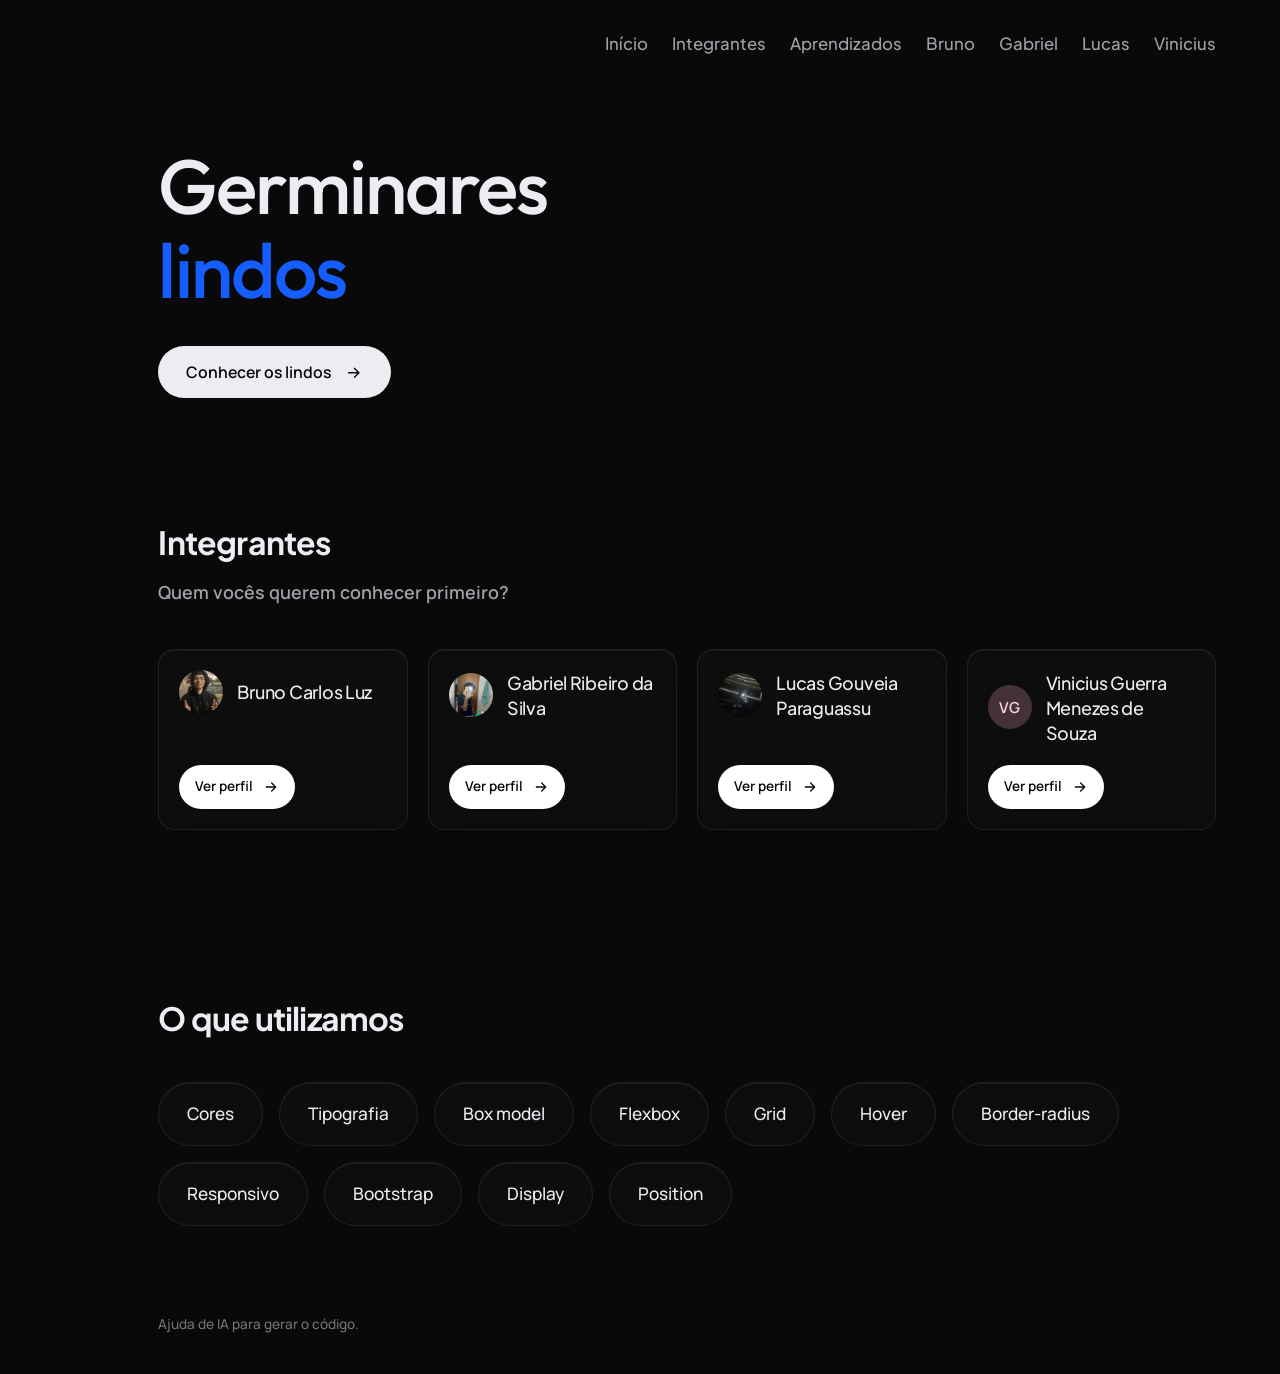
<file: index.html>
<!DOCTYPE html>
<html lang="pt-br">
<head>
    <meta charset="UTF-8">
    <meta name="viewport" content="width=device-width, initial-scale=1.0">

    <title>Os Germinares TECHs mais lindos do Instituto J&F</title>

    

    <link rel="preconnect" href="https://fonts.googleapis.com">
    <link rel="preconnect" href="https://fonts.gstatic.com" crossorigin>

    <link
        href="https://fonts.googleapis.com/css2?family=Manrope:wght@500;600&family=Outfit:wght@500&family=Plus+Jakarta+Sans:wght@500;700&display=swap"
        rel="stylesheet"
    >
    
    <link
        href="https://cdn.jsdelivr.net/npm/bootstrap@5.3.9/dist/css/bootstrap.min.css"
        rel="stylesheet"
    >

    <link rel="stylesheet" href="estilos/style-pagina-inicial.css">
</head>

<body>
    <header class="topo position-relative">
        <nav class="menu d-flex flex-wrap" aria-label="Navegação principal">
            <a href="#inicio">Início</a>
            <a href="#integrantes">Integrantes</a>
            <a href="#aprendizados">Aprendizados</a>
            <a href="bruno.html">Bruno</a>
            <a href="gabriel.html">Gabriel</a>
            <a href="lucas.html">Lucas</a>
            <a href="vinicius.html">Vinicius</a>
        </nav>
    </header>

    <main>
        <section
            class="hero position-relative"
            id="inicio"
            aria-labelledby="titulo-principal"
        >
            <div class="hero-texto">
                <h1 id="titulo-principal">
                    Germinares
                    <span class="destaque">lindos</span>
                </h1>

                <div class="acoes d-flex flex-wrap">
                    <a class="botao botao-primario d-inline-flex" href="#integrantes">
                        Conhecer os lindos

                        <svg viewBox="0 0 24 24" aria-hidden="true" focusable="false">
                            <path d="M5 12h14M13 6l6 6-6 6"/>
                        </svg>
                    </a>
                </div>
            </div>
        </section>

        <section
            class="integrantes"
            id="integrantes"
            aria-labelledby="titulo-integrantes"
        >
            <div class="secao-topo">
                <h2 id="titulo-integrantes">Integrantes</h2>
                <p>Quem vocês querem conhecer primeiro?</p>
            </div>

            <ol class="cards d-grid">
                <li>
                    <article class="card position-relative" aria-labelledby="nome-bruno">
                        <img
                            class="avatar-imagem"
                            src="Imagens/bruno/bruno.jpeg"
                            alt=""
                            aria-hidden="true"
                        >

                        <h3 class="nome" id="nome-bruno">
                            Bruno Carlos Luz
                        </h3>

                        <a
                            class="botao-card d-inline-flex position-relative"
                            href="bruno.html"
                            aria-label="Ver perfil de Bruno Carlos Luz"
                        >
                            Ver perfil

                            <svg viewBox="0 0 24 24" aria-hidden="true" focusable="false">
                                <path d="M5 12h14M13 6l6 6-6 6"/>
                            </svg>
                        </a>
                    </article>
                </li>

                <li>
                    <article class="card position-relative" aria-labelledby="nome-gabriel">
                        <span class="avatar av-turquesa" aria-hidden="true">
                            <img style="border-radius: 50px ;" src="Imagens/gabriel/Gabriel Ribeiro_4.jpeg" alt="" width="44" height="44" >
                        </span>

                        <h3 class="nome" id="nome-gabriel">
                            Gabriel Ribeiro da Silva
                        </h3>

                        <a
                            class="botao-card d-inline-flex position-relative"
                            href="gabriel.html"
                            aria-label="Ver perfil de Gabriel Ribeiro da Silva"
                        >
                            Ver perfil

                            <svg viewBox="0 0 24 24" aria-hidden="true" focusable="false">
                                <path d="M5 12h14M13 6l6 6-6 6"/>
                            </svg>
                        </a>
                    </article>
                </li>

                <li>
                    <article class="card position-relative" aria-labelledby="nome-lucas">
                        <img
                            class="avatar-imagem"
                            src="Imagens/lucas/lumlum.jpeg"
                            alt=""
                            aria-hidden="true"
                        >

                        <h3 class="nome" id="nome-lucas">
                            Lucas Gouveia Paraguassu
                        </h3>

                        <a
                            class="botao-card d-inline-flex position-relative"
                            href="lucas.html"
                            aria-label="Ver perfil de Lucas Gouveia Paraguassu"
                        >
                            Ver perfil

                            <svg viewBox="0 0 24 24" aria-hidden="true" focusable="false">
                                <path d="M5 12h14M13 6l6 6-6 6"/>
                            </svg>
                        </a>
                    </article>
                </li>

                <li>
                    <article class="card position-relative" aria-labelledby="nome-vinicius">
                        <span class="avatar av-rosa" aria-hidden="true">
                            VG
                        </span>

                        <h3 class="nome" id="nome-vinicius">
                            Vinicius Guerra Menezes de Souza
                        </h3>

                        <a
                            class="botao-card d-inline-flex position-relative"
                            href="vinicius.html"
                            aria-label="Ver perfil de Vinicius Guerra Menezes de Souza"
                        >
                            Ver perfil

                            <svg viewBox="0 0 24 24" aria-hidden="true" focusable="false">
                                <path d="M5 12h14M13 6l6 6-6 6"/>
                            </svg>
                        </a>
                    </article>
                </li>
            </ol>
        </section>

        <section
            class="aprendizados"
            id="aprendizados"
            aria-labelledby="titulo-aprendizados"
        >
            <h2 id="titulo-aprendizados">O que utilizamos</h2>

            <ul class="tags d-flex flex-wrap">
                <li>Cores</li>
                <li>Tipografia</li>
                <li>Box model</li>
                <li>Flexbox</li>
                <li>Grid</li>
                <li>Hover</li>
                <li>Border-radius</li>
                <li>Responsivo</li>
                <li>Bootstrap</li>
                <li>Display</li>
                <li>Position</li>
            </ul>
        </section>
    </main>

    <footer class="rodape">
        <p>Ajuda de IA para gerar o código.</p>
    </footer>
</body>
</html>
</file>
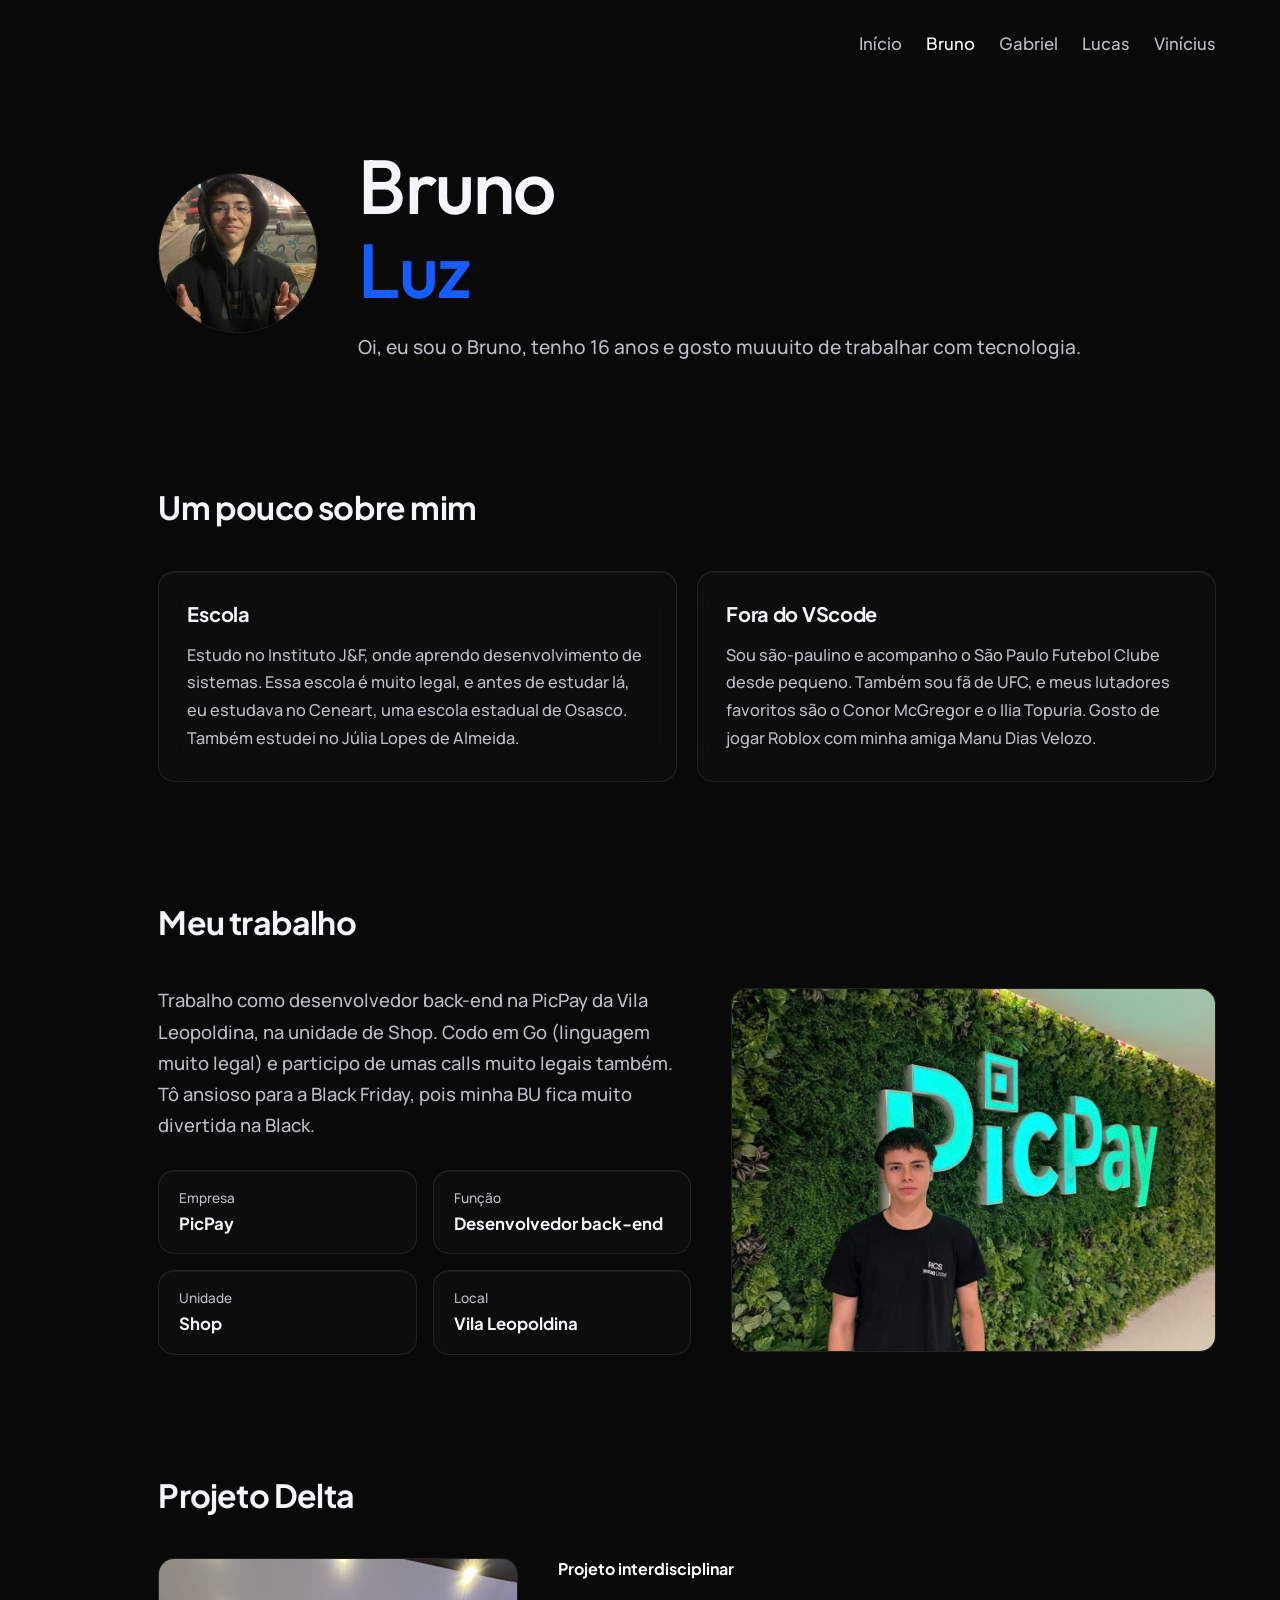
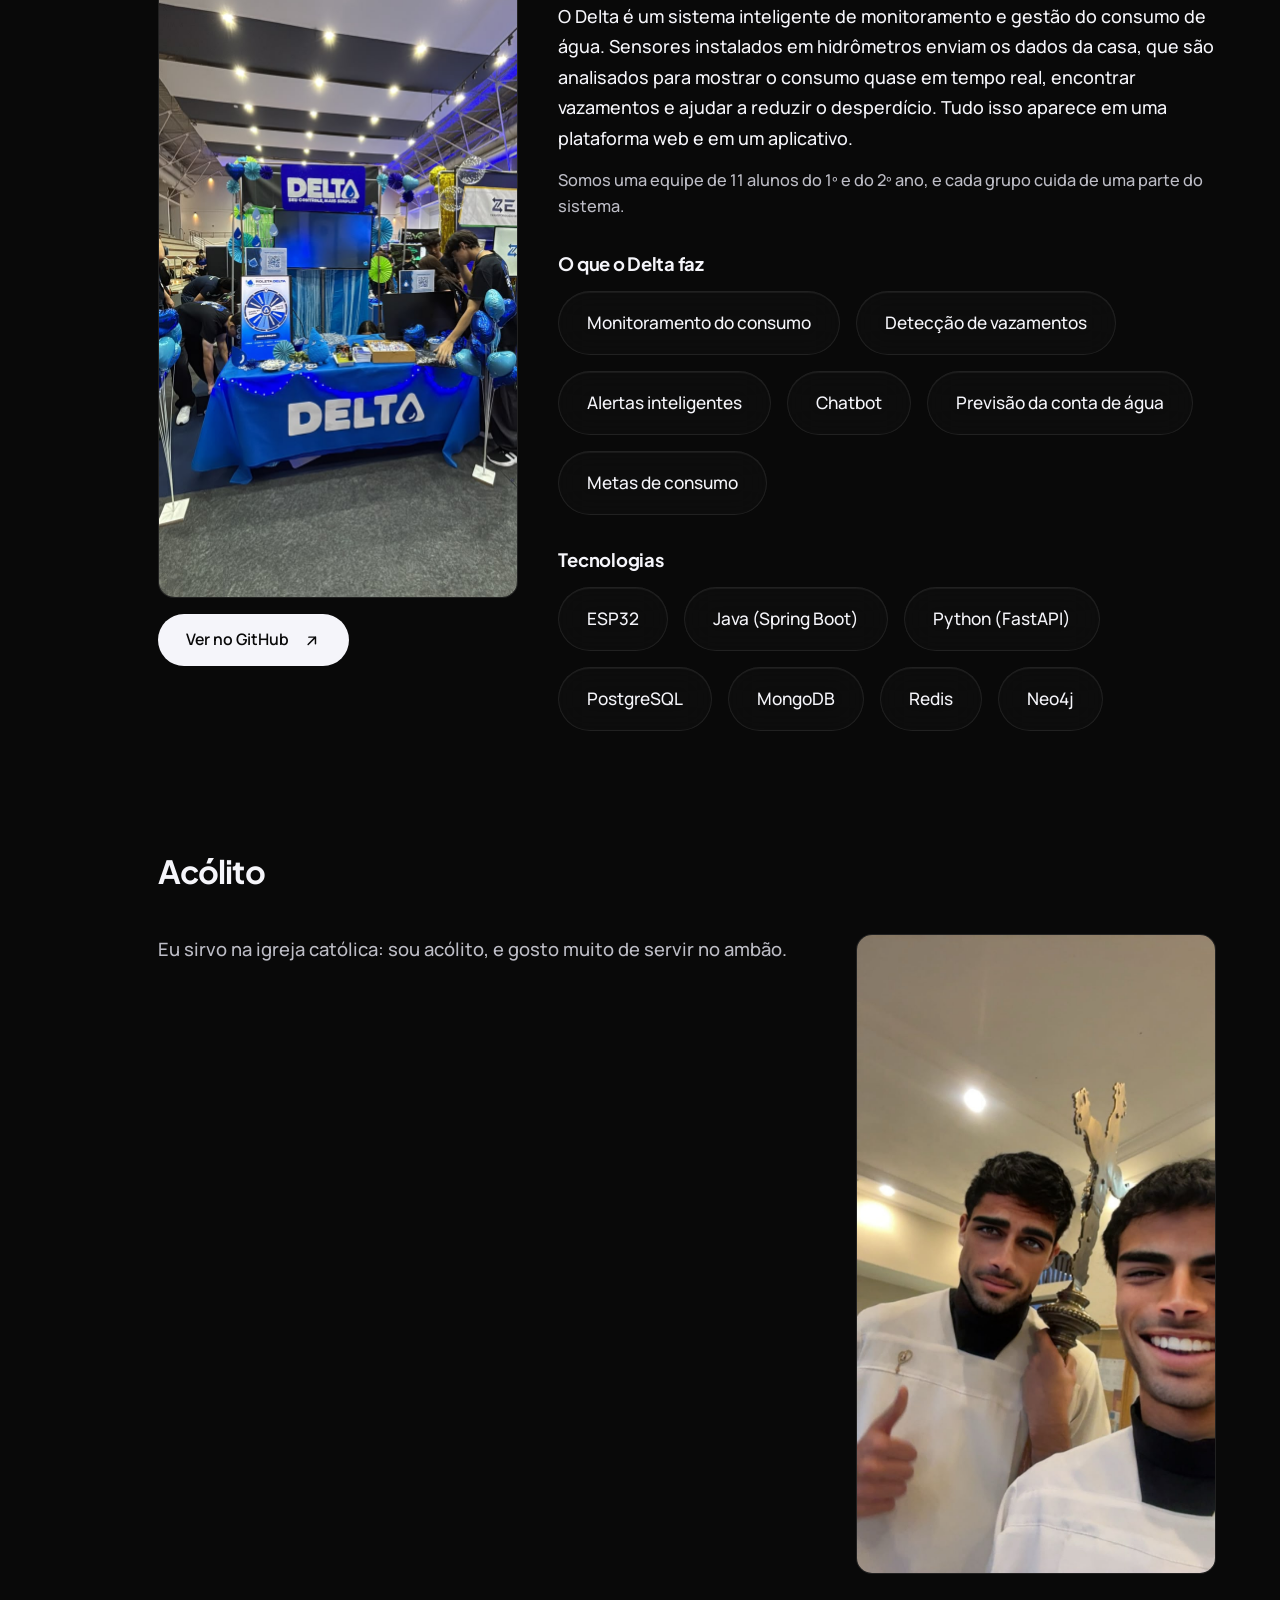
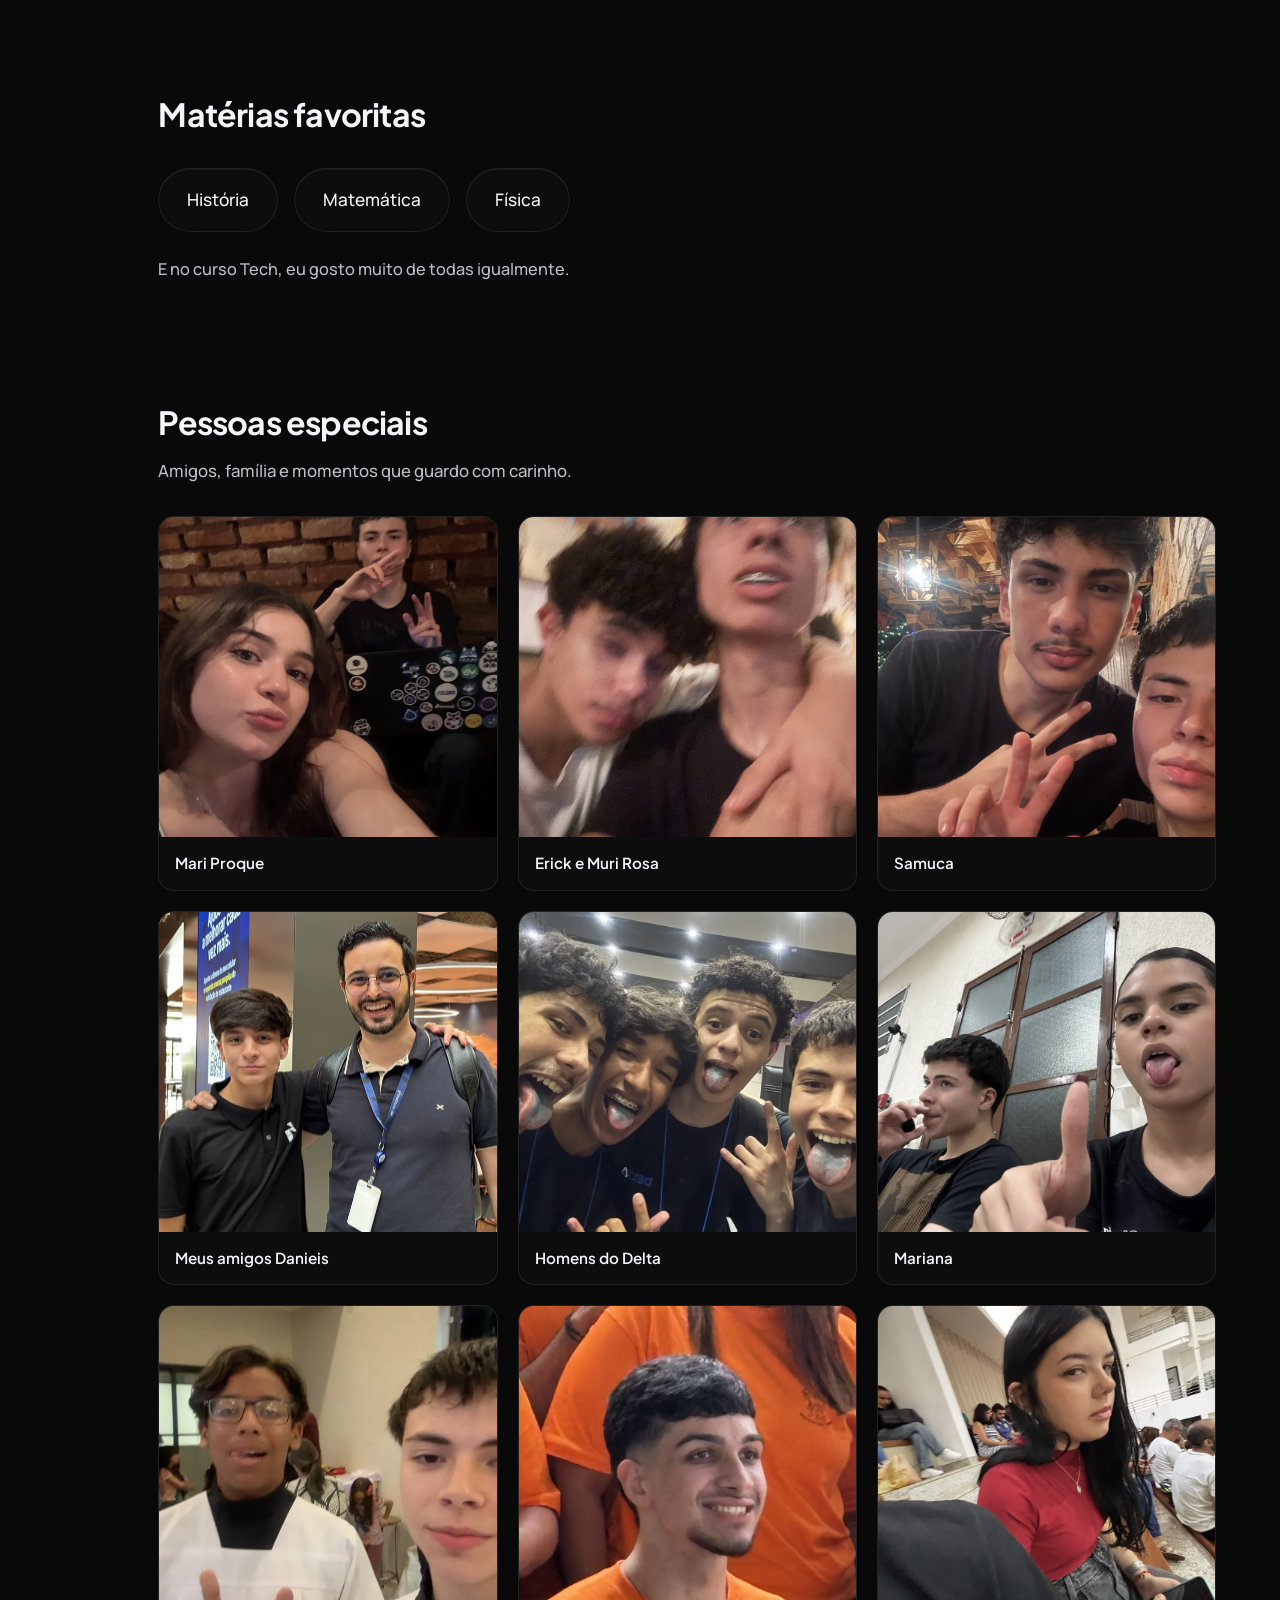
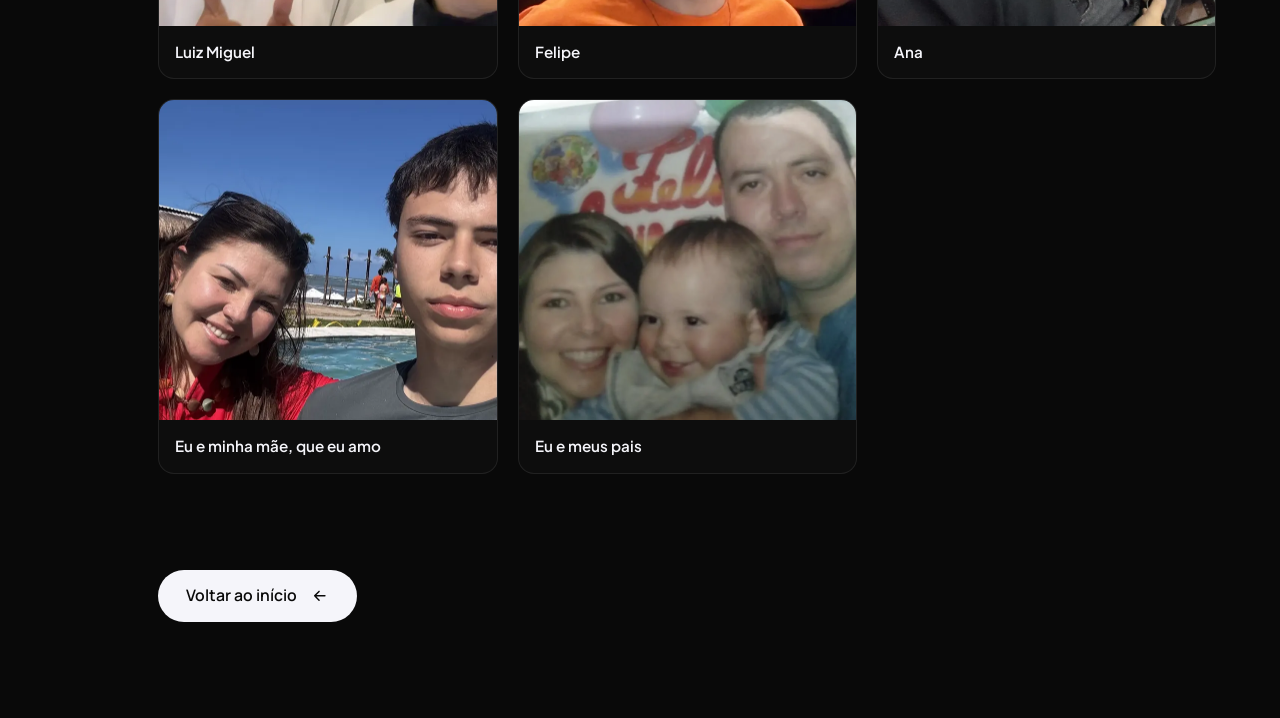
<file: bruno.html>
<!DOCTYPE html>
<html lang="pt-br">
<head>
    <meta charset="UTF-8">
    <meta name="viewport" content="width=device-width, initial-scale=1.0">

    <title>Brunecazz</title>

    <link rel="preconnect" href="https://fonts.googleapis.com">
    <link rel="preconnect" href="https://fonts.gstatic.com" crossorigin>

    <link
        href="https://fonts.googleapis.com/css2?family=Manrope:wght@500;600&family=Outfit:wght@500&family=Plus+Jakarta+Sans:wght@500;700&display=swap"
        rel="stylesheet"
    >

    <link rel="stylesheet" href="estilos/style-bruno.css">
</head>

<body>
    <header class="topo">
        <nav class="menu" aria-label="Navegação principal">
            <a href="paginaInicial.html">Início</a>
            <a href="bruno.html" aria-current="page">Bruno</a>
            <a href="gabriel.html">Gabriel</a>
            <a href="lucas.html">Lucas</a>
            <a href="vinicius.html">Vinícius</a>
        </nav>
    </header>

    <main>
        <section class="hero" aria-labelledby="titulo-principal">
            <img
                class="foto"
                src="Imagens/bruno/bruno.jpeg"
                alt="Foto de Bruno Luz"
            >

            <div class="hero-texto">
                <h1 id="titulo-principal">
                    Bruno
                    <span class="destaque">Luz</span>
                </h1>

                <p class="apresentacao">
                    Oi, eu sou o Bruno, tenho 16 anos e gosto muuuito de trabalhar com tecnologia.
                </p>
            </div>
        </section>

        <section class="sobre" aria-labelledby="titulo-sobre">
            <h2 id="titulo-sobre">Um pouco sobre mim</h2>

            <div class="cards">
                <article class="card">
                    <h3>Escola</h3>
                    <p>
                        Estudo no Instituto J&amp;F, onde aprendo desenvolvimento de
                        sistemas. Essa escola é muito legal, e antes de estudar lá, eu estudava no Ceneart, uma escola estadual de Osasco. Também estudei no Júlia Lopes de Almeida.
                    </p>
                </article>

                <article class="card">
                    <h3>Fora do VScode</h3>
                    <p>
                        Sou são-paulino e acompanho o São Paulo Futebol Clube desde
                        pequeno. Também sou fã de UFC, e meus lutadores favoritos são o
                        Conor McGregor e o Ilia Topuria. Gosto de jogar Roblox com minha
                        amiga Manu Dias Velozo.
                    </p>
                </article>

            </div>
        </section>

        <section class="trabalho" aria-labelledby="titulo-trabalho">
            <h2 id="titulo-trabalho">Meu trabalho</h2>

            <div class="trabalho-conteudo">
                <div class="trabalho-texto">
                    <p>
                        Trabalho como desenvolvedor back-end na PicPay da Vila Leopoldina,
                        na unidade de Shop. Codo em Go (linguagem muito legal) e participo de umas calls muito legais também.
                        Tô ansioso para a Black Friday, pois minha BU fica muito divertida na Black.
                    </p>

                    <dl class="dados">
                        <div>
                            <dt>Empresa</dt>
                            <dd>PicPay</dd>
                        </div>
                        <div>
                            <dt>Função</dt>
                            <dd>Desenvolvedor back-end</dd>
                        </div>
                        <div>
                            <dt>Unidade</dt>
                            <dd>Shop</dd>
                        </div>
                        <div>
                            <dt>Local</dt>
                            <dd>Vila Leopoldina</dd>
                        </div>
                    </dl>
                </div>

                <figure class="foto-trabalho">
                    <img
                        src="Imagens/bruno/bruno-picpay.jpeg"
                        alt="Bruno Luz sendo PicPayer"
                    >
                </figure>
            </div>
        </section>

        <section class="projeto" aria-labelledby="titulo-projeto">
            <h2 id="titulo-projeto">Projeto Delta</h2>

            <div class="projeto-conteudo">
                <div class="projeto-lateral">
                    <figure class="foto-projeto">
                        <img
                            src="Imagens/bruno/delta-bruno.jpeg"
                            alt="Bruno Luz no projeto Delta"
                        >
                    </figure>

                    <a
                        class="botao botao-externo"
                        href="https://github.com/delta-app-ofc"
                        target="_blank"
                        rel="noopener noreferrer"
                    >
                        Ver no GitHub

                        <svg viewBox="0 0 24 24" aria-hidden="true" focusable="false">
                            <path d="M7 17L17 7M8 7h9v9"/>
                        </svg>
                    </a>
                </div>

                <div class="projeto-texto">
                    <p class="selo">Projeto interdisciplinar</p>

                    <p class="projeto-resumo">
                        O Delta é um sistema inteligente de monitoramento e gestão do
                        consumo de água. Sensores instalados em hidrômetros enviam os
                        dados da casa, que são analisados para mostrar o consumo quase em
                        tempo real, encontrar vazamentos e ajudar a reduzir o desperdício.
                        Tudo isso aparece em uma plataforma web e em um aplicativo.
                    </p>

                    <p class="projeto-equipe">
                        Somos uma equipe de 11 alunos do 1º e do 2º ano, e cada
                        grupo cuida de uma parte do sistema.
                    </p>

                    <h3>O que o Delta faz</h3>
                    <ul class="tags tags-menor">
                        <li>Monitoramento do consumo</li>
                        <li>Detecção de vazamentos</li>
                        <li>Alertas inteligentes</li>
                        <li>Chatbot</li>
                        <li>Previsão da conta de água</li>
                        <li>Metas de consumo</li>
                    </ul>

                    <h3>Tecnologias</h3>
                    <ul class="tags tags-menor">
                        <li>ESP32</li>
                        <li>Java (Spring Boot)</li>
                        <li>Python (FastAPI)</li>
                        <li>PostgreSQL</li>
                        <li>MongoDB</li>
                        <li>Redis</li>
                        <li>Neo4j</li>
                    </ul>
                </div>
            </div>
        </section>

        <section class="acolito" aria-labelledby="titulo-acolito">
            <h2 id="titulo-acolito">Acólito</h2>

            <div class="trabalho-conteudo">
                <div class="trabalho-texto">
                    <p>
                        Eu sirvo na igreja católica: sou acólito, e gosto muito de servir
                        no ambão.
                    </p>
                </div>

                <figure class="foto-acolito">
                    <img
                        src="Imagens/bruno/bruno-acolito.jpeg"
                        alt="Bruno Luz vestido de acólito na igreja"
                    >
                </figure>
            </div>
        </section>

        <section class="materias" aria-labelledby="titulo-materias">
            <h2 id="titulo-materias">Matérias favoritas</h2>

            <ul class="tags">
                <li>História</li>
                <li>Matemática</li>
                <li>Física</li>
            </ul>

            <p class="nota">
                E no curso Tech, eu gosto muito de todas igualmente.
            </p>
        </section>


        <section class="galeria-amigos" aria-labelledby="titulo-galeria-amigos">
            <h2 id="titulo-galeria-amigos">Pessoas especiais</h2>
            <p class="galeria-intro">Amigos, família e momentos que guardo com carinho.</p>
            <div class="galeria-grid">
                <figure class="galeria-card"><img src="Imagens/bruno/amigos/mari-proque.webp" alt="Foto de Mari Proque" loading="lazy" decoding="async"><figcaption>Mari Proque</figcaption></figure>
                <figure class="galeria-card"><img src="Imagens/bruno/amigos/erick-e-muri-rosa.webp" alt="Foto de Erick e Muri Rosa" loading="lazy" decoding="async"><figcaption>Erick e Muri Rosa</figcaption></figure>
                <figure class="galeria-card"><img src="Imagens/bruno/amigos/samuca.webp" alt="Foto de Samuca" loading="lazy" decoding="async"><figcaption>Samuca</figcaption></figure>
                <figure class="galeria-card"><img src="Imagens/bruno/amigos/danieis.webp" alt="Foto dos amigos Danieis" loading="lazy" decoding="async"><figcaption>Meus amigos Danieis</figcaption></figure>
                <figure class="galeria-card"><img src="Imagens/bruno/amigos/homens-do-delta.webp" alt="Foto dos Homens do Delta" loading="lazy" decoding="async"><figcaption>Homens do Delta</figcaption></figure>
                <figure class="galeria-card"><img src="Imagens/bruno/amigos/mariana.webp" alt="Foto de Mariana" loading="lazy" decoding="async"><figcaption>Mariana</figcaption></figure>
                <figure class="galeria-card"><img src="Imagens/bruno/amigos/luiz-miguel.webp" alt="Foto de Luiz Miguel" loading="lazy" decoding="async"><figcaption>Luiz Miguel</figcaption></figure>
                <figure class="galeria-card"><img src="Imagens/bruno/amigos/felipe.webp" alt="Foto de Felipe" loading="lazy" decoding="async"><figcaption>Felipe</figcaption></figure>
                <figure class="galeria-card"><img src="Imagens/bruno/amigos/ana.webp" alt="Foto de Ana" loading="lazy" decoding="async"><figcaption>Ana</figcaption></figure>
                <figure class="galeria-card"><img src="Imagens/bruno/amigos/eu-e-minha-mae.webp" alt="Bruno com a mãe" loading="lazy" decoding="async"><figcaption>Eu e minha mãe, que eu amo</figcaption></figure>
                <figure class="galeria-card"><img src="Imagens/bruno/amigos/eu-e-meus-pais.webp" alt="Bruno bebê no colo dos pais" loading="lazy" decoding="async"><figcaption>Eu e meus pais</figcaption></figure>
            </div>
        </section>

        <div class="acoes">
            <a class="botao" href="paginaInicial.html">
                Voltar ao início

                <svg viewBox="0 0 24 24" aria-hidden="true" focusable="false">
                    <path d="M19 12H5M11 6l-6 6 6 6"/>
                </svg>
            </a>
        </div>
    </main>
</body>
</html>
</file>
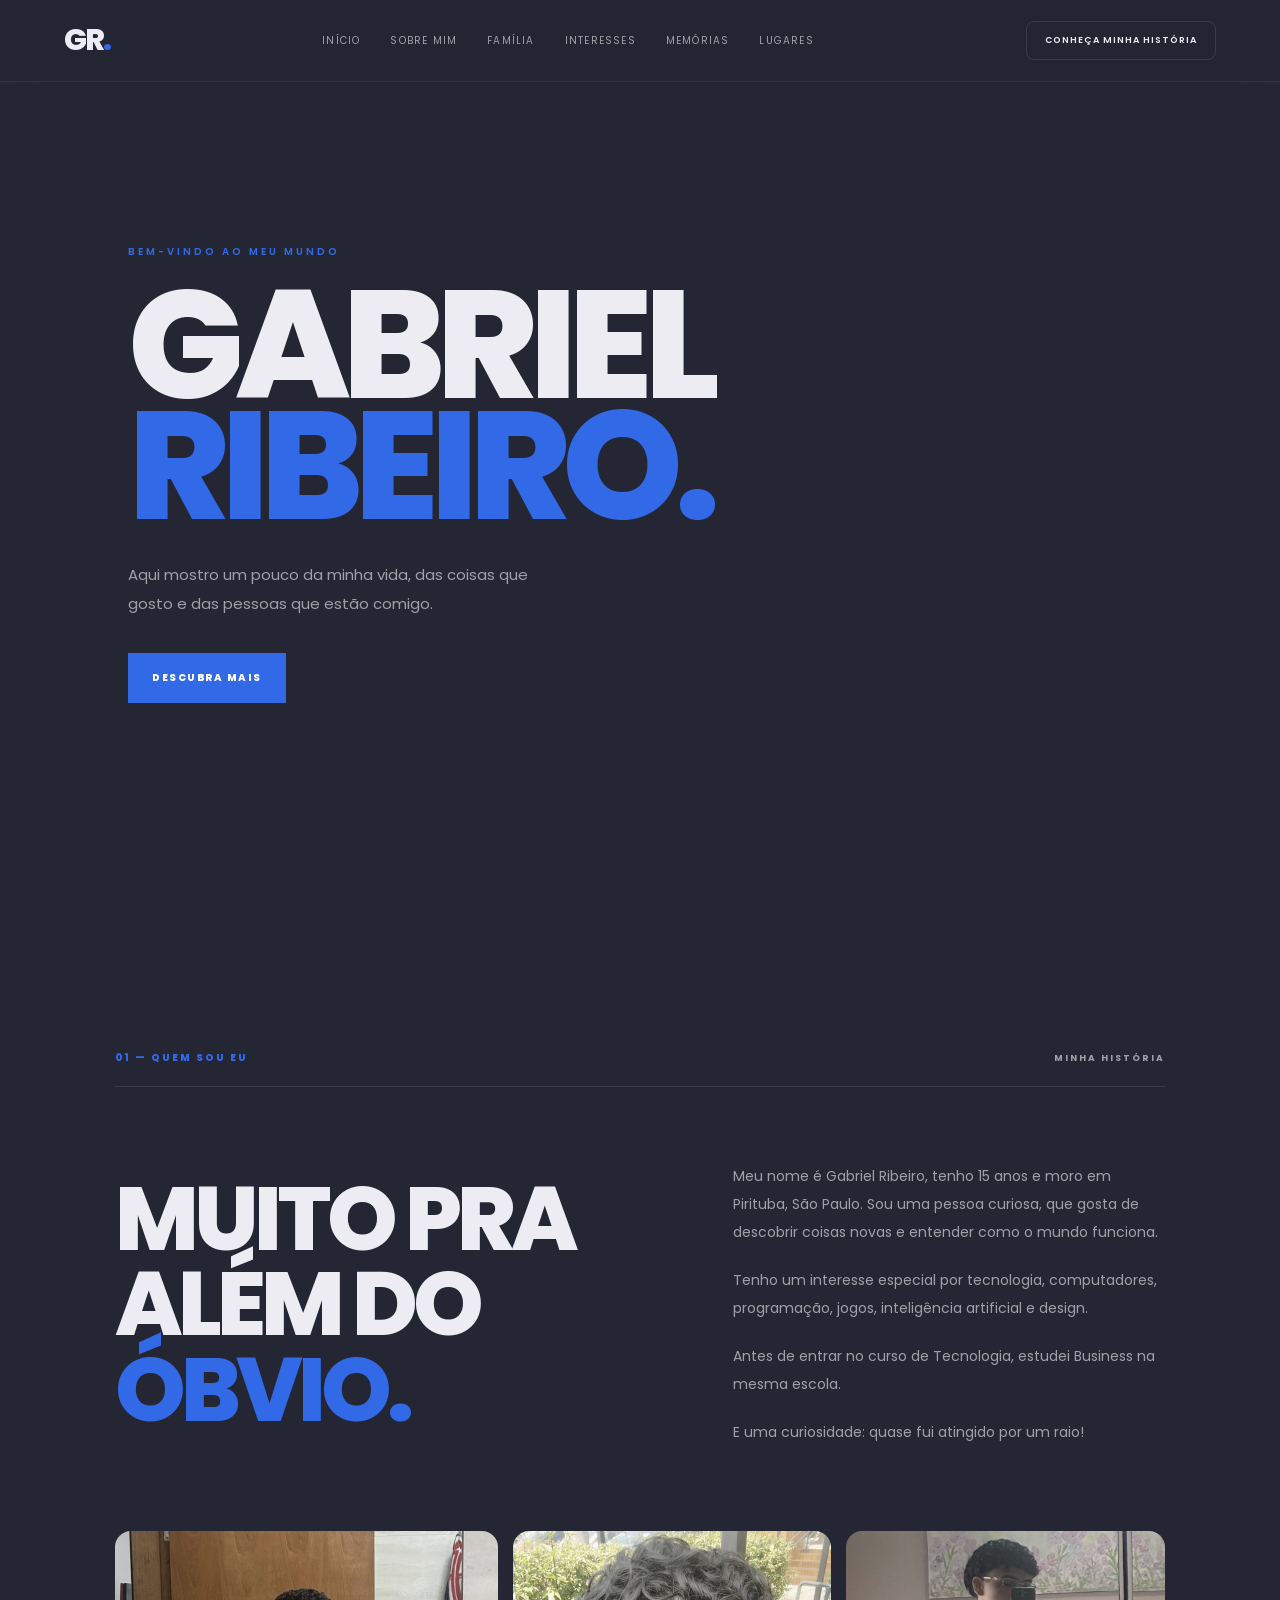
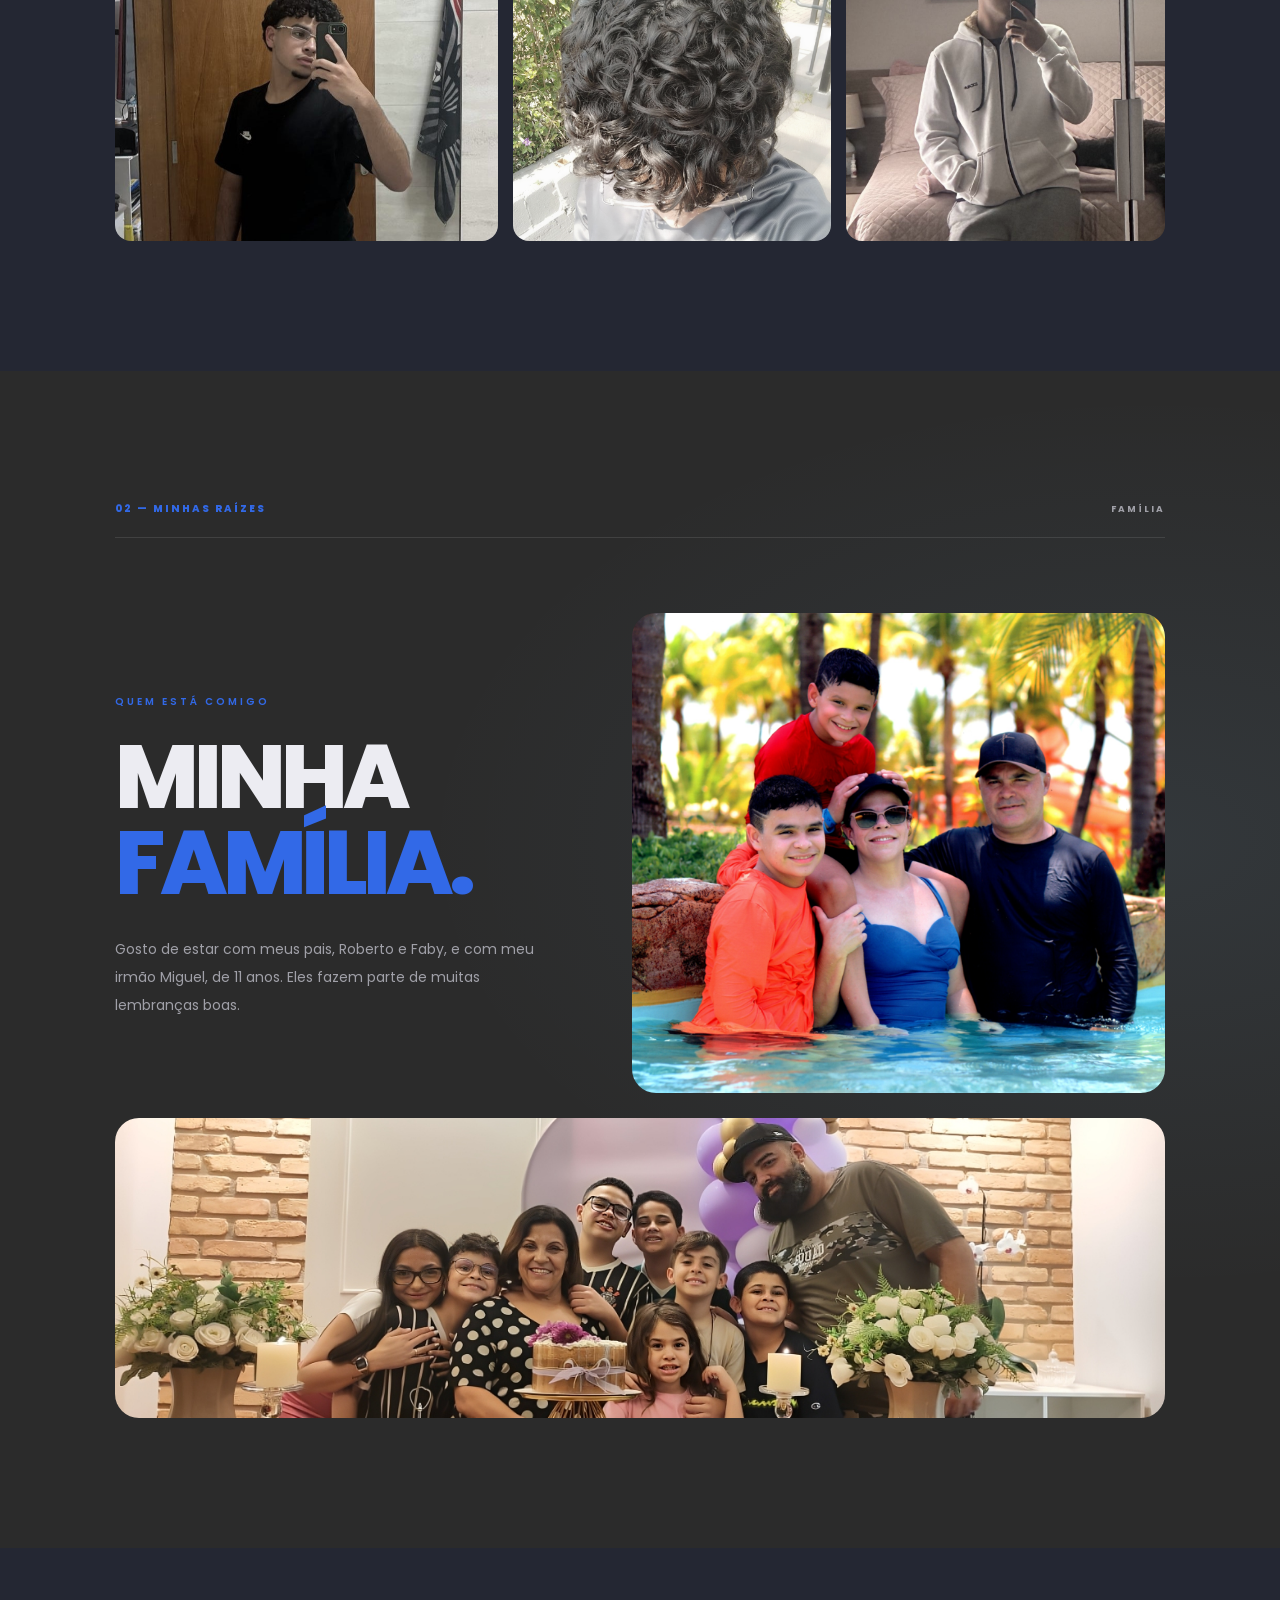
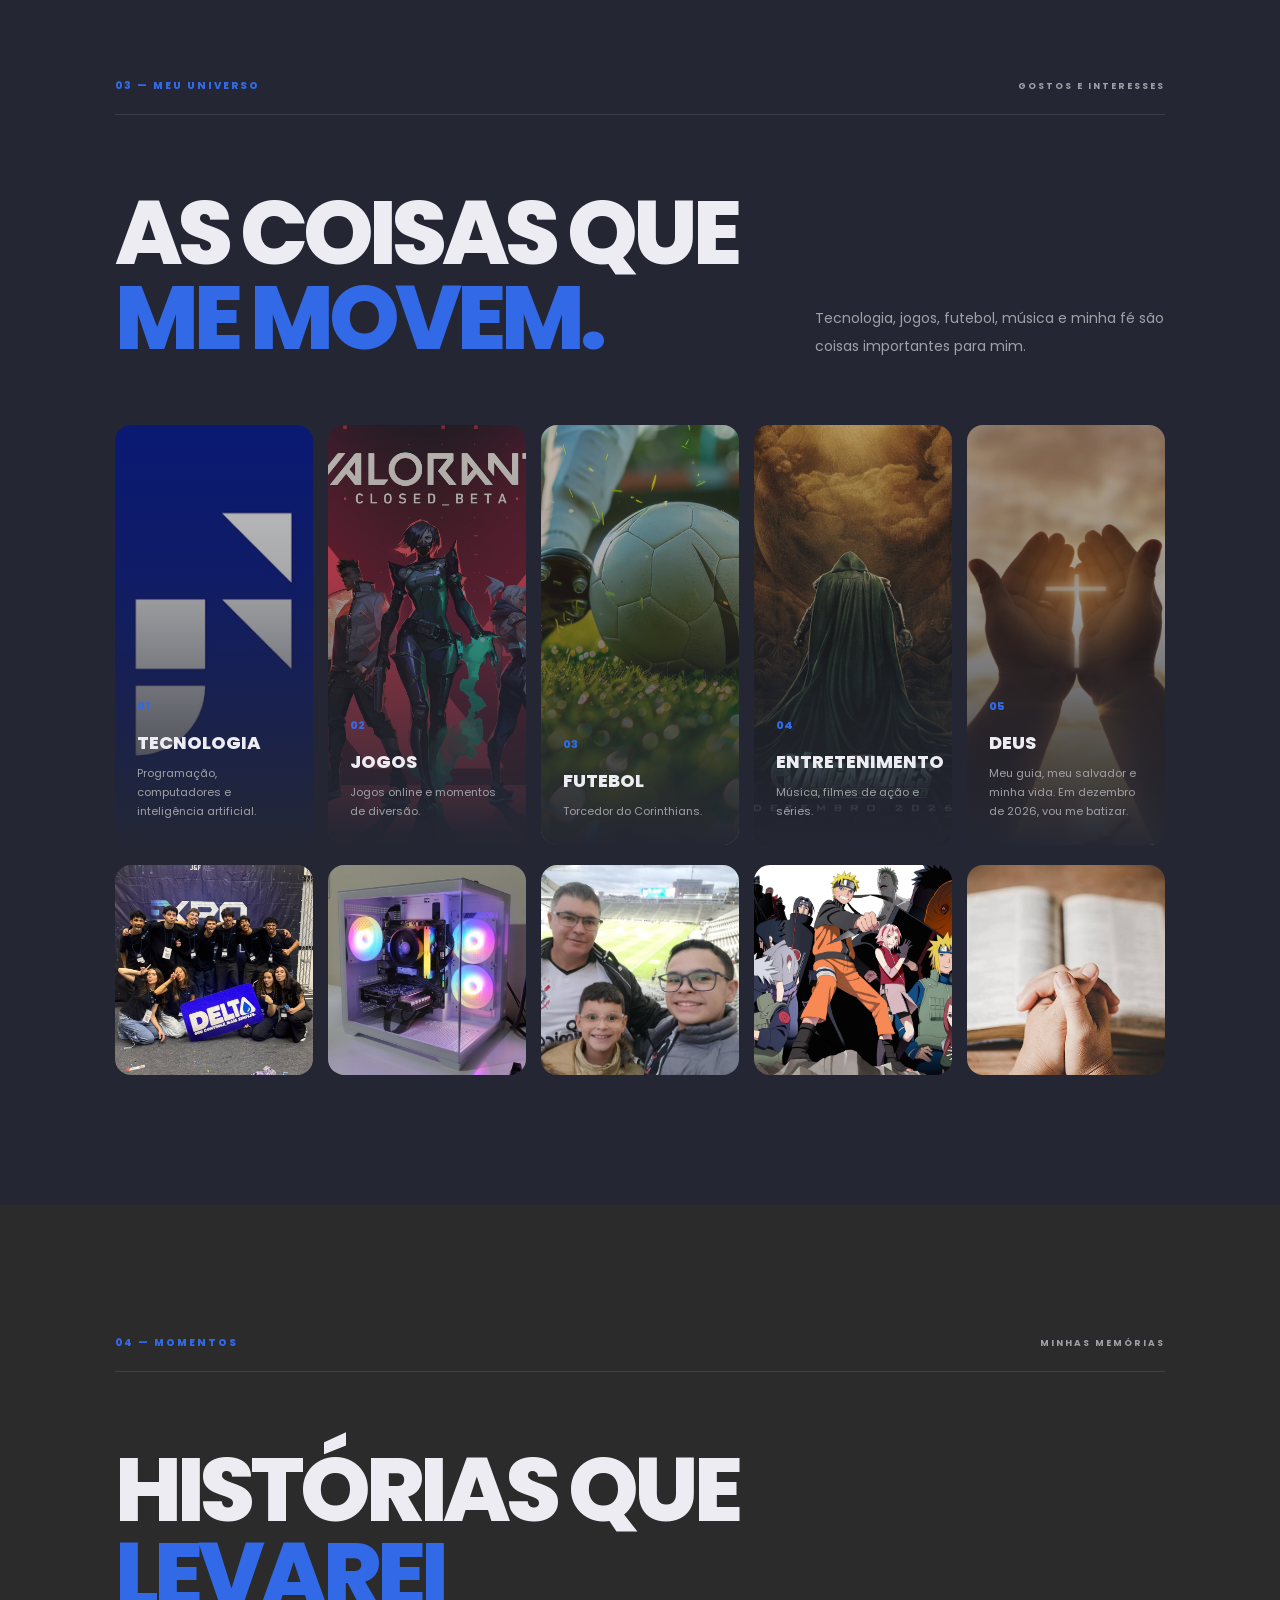
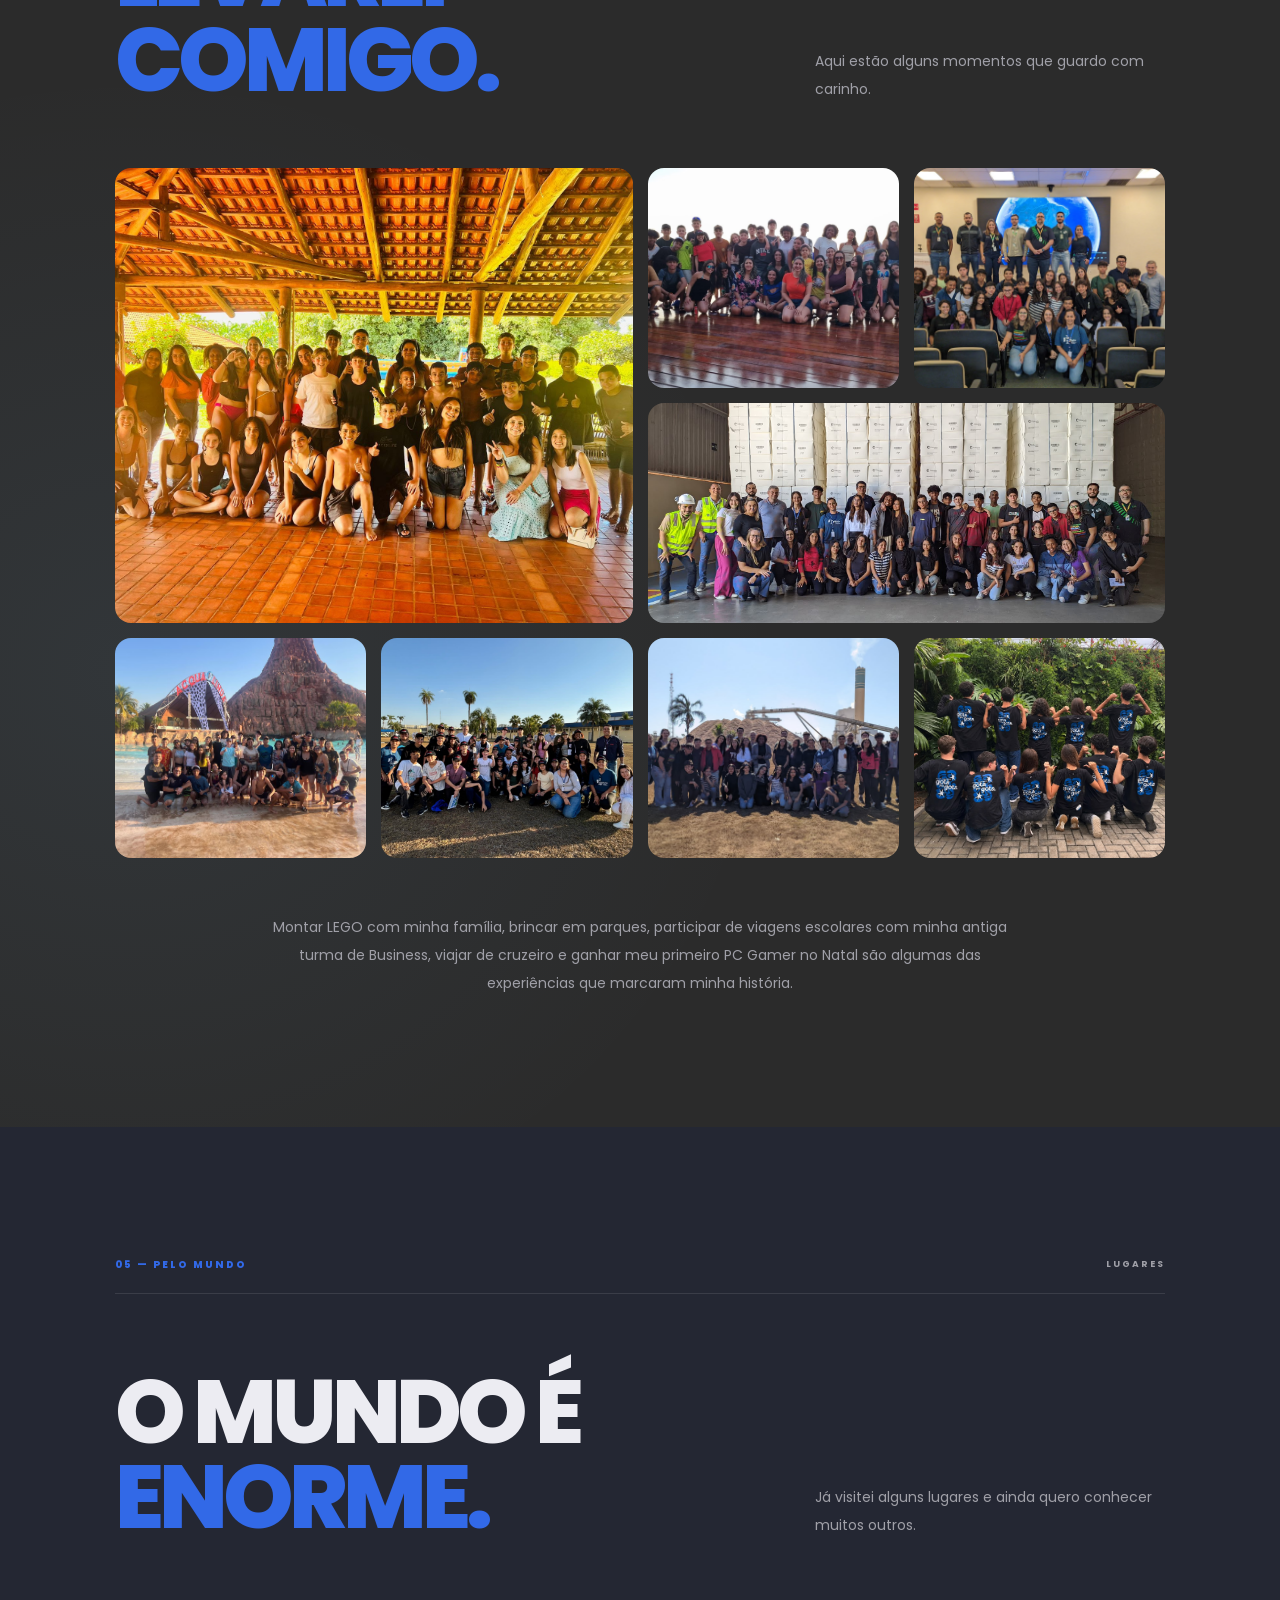
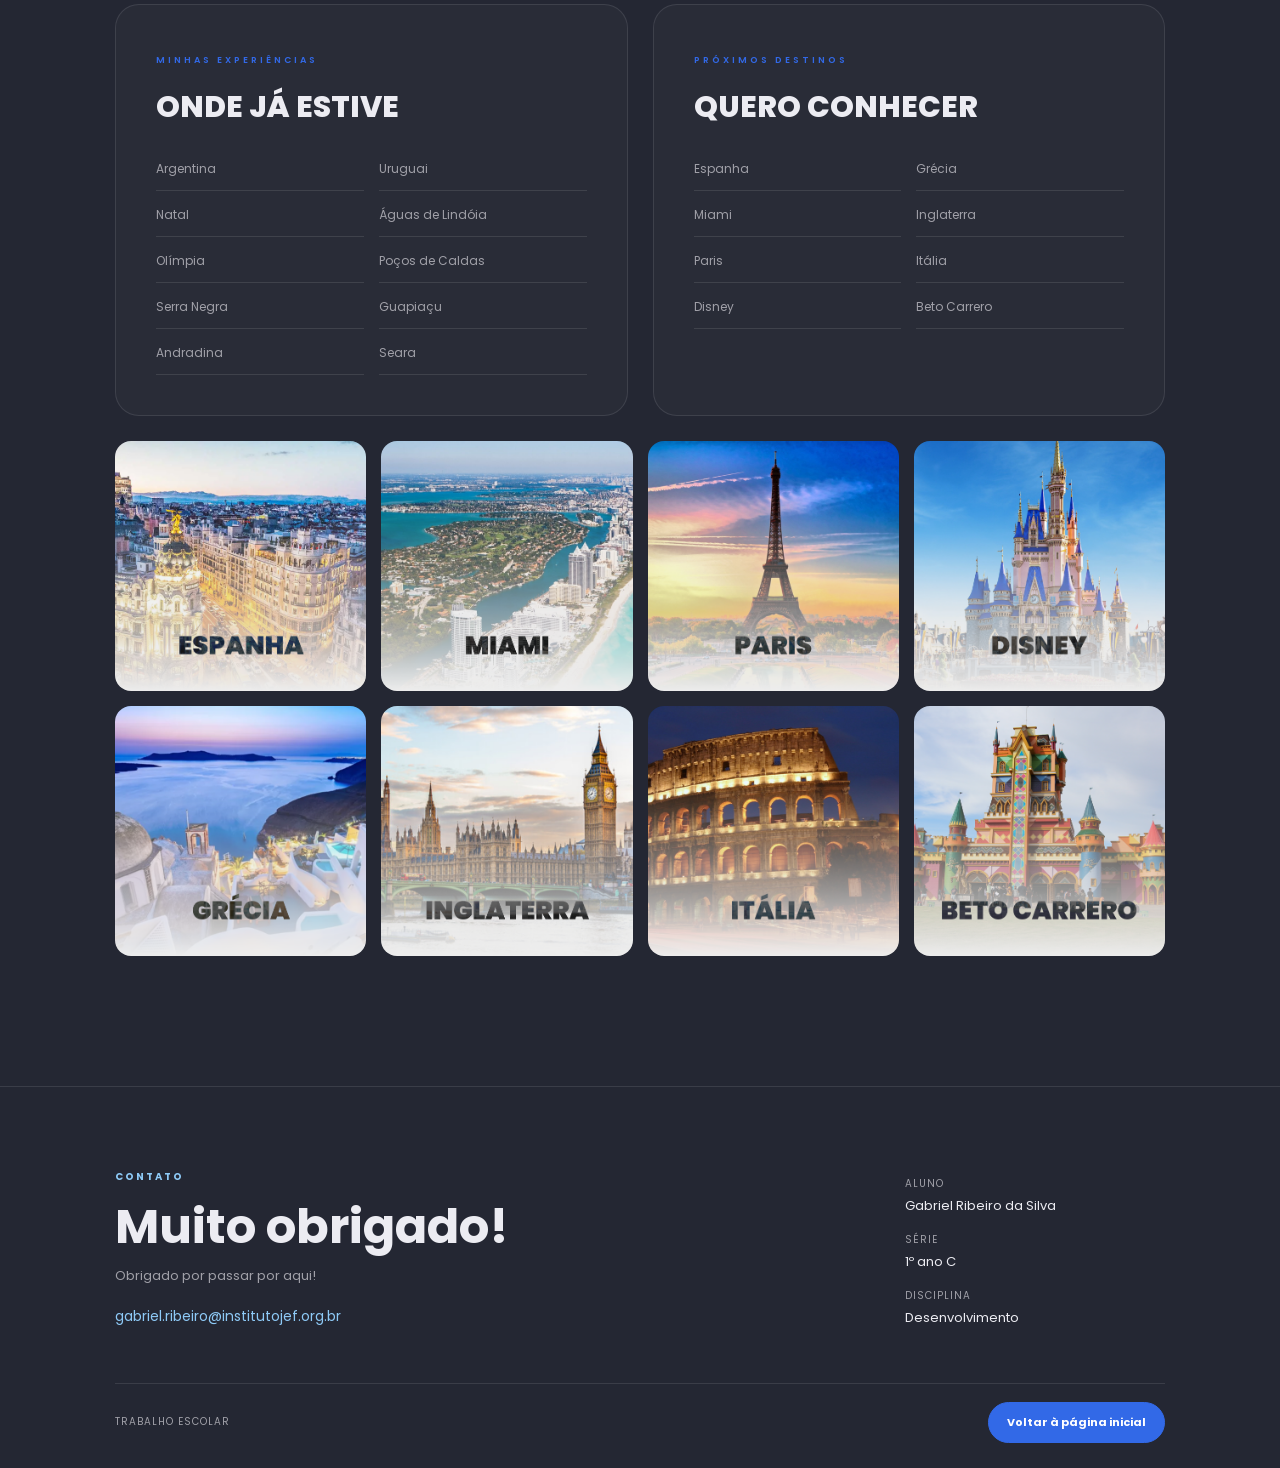
<file: gabriel.html>
<!DOCTYPE html>
<html lang="pt-BR">

<head>
    <meta charset="UTF-8">
    <meta name="viewport" content="width=device-width, initial-scale=1.0">

    <title>Gabriel Ribeiro | Meu Mundo</title>

    <link rel="icon" href="Imagens/gabriel/favicon.png" type="image/png">

    <link rel="preconnect" href="https://fonts.googleapis.com">
    <link rel="preconnect" href="https://fonts.gstatic.com" crossorigin>

    <link href="https://fonts.googleapis.com/css2?family=Poppins:wght@400;500;600;700;800&display=swap" rel="stylesheet">

    <link rel="stylesheet" href="estilos/style-gabriel.css">
</head>

<body>

    <header class="topo">
        <a href="#inicio" class="logo">GR<span>.</span></a>

        <nav class="menu">
            <a href="#inicio">INÍCIO</a>
            <a href="#sobre">SOBRE MIM</a>
            <a href="#familia">FAMÍLIA</a>
            <a href="#gostos">INTERESSES</a>
            <a href="#memorias">MEMÓRIAS</a>
            <a href="#lugares">LUGARES</a>
        </nav>

        <a href="#contato" class="menu-contato">CONHEÇA MINHA HISTÓRIA</a>
    </header>


    <main>

        
        <section class="hero" id="inicio">

            <div class="hero-conteudo">
                <span class="etiqueta">BEM-VINDO AO MEU MUNDO</span>

                <h1>
                    GABRIEL<br>
                    <span>RIBEIRO.</span>
                </h1>

                <p>
                    Aqui mostro um pouco da minha vida, das coisas que gosto e das pessoas que estão comigo.
                </p>

                <a href="#sobre" class="botao-principal">
                    DESCUBRA MAIS
                </a>
            </div>

        </section>


        
        <section class="secao sobre" id="sobre">

            <div class="secao-cabecalho">
                <span class="secao-numero">01 — QUEM SOU EU</span>
                <span class="secao-legenda">MINHA HISTÓRIA</span>
            </div>

            <div class="sobre-conteudo">

                <div class="sobre-titulo">
                    <h2>
                        MUITO PRA<br>
                        ALÉM DO <span>ÓBVIO.</span>
                    </h2>
                </div>

                <div class="sobre-texto">
                    <p>
                        Meu nome é Gabriel Ribeiro, tenho 15 anos e moro
                        em Pirituba, São Paulo. Sou uma pessoa curiosa,
                        que gosta de descobrir coisas novas e entender
                        como o mundo funciona.
                    </p>

                    <p>
                        Tenho um interesse especial por tecnologia,
                        computadores, programação, jogos, inteligência
                        artificial e design.
                    </p>

                    <p>
                        Antes de entrar no curso de Tecnologia, estudei Business na mesma escola.
                    </p>

                    <p>
                        E uma curiosidade: quase fui atingido por um raio!
                    </p>
                </div>

            </div>

            <div class="sobre-fotos">
                <img src="Imagens/gabriel/Gabriel Ribeiro_2.jpeg" alt="Gabriel Ribeiro">
                <img src="Imagens/gabriel/Gabriel Ribeiro_1.jpg" alt="Gabriel Ribeiro">
                <img src="Imagens/gabriel/Gabriel Ribeiro_3.jpeg" alt="Gabriel Ribeiro">
            </div>

        </section>


        <section class="secao familia" id="familia">

            <div class="secao-cabecalho">
                <span class="secao-numero">02 — MINHAS RAÍZES</span>
                <span class="secao-legenda">FAMÍLIA</span>
            </div>

            <div class="secao-destaque">
                <div class="secao-destaque-texto">
                    <span class="etiqueta">QUEM ESTÁ COMIGO</span>

                    <h2>
                        MINHA<br>
                        <span>FAMÍLIA.</span>
                    </h2>

                    <p>
                        Gosto de estar com meus pais, Roberto e Faby, e com meu irmão Miguel, de 11 anos. Eles fazem parte de muitas lembranças boas.
                    </p>
                </div>

                <div class="secao-destaque-imagem">
                    <img src="Imagens/gabriel/Gabriel_Familia_1.png" alt="Gabriel com sua família">
                </div>
            </div>

            <div class="galeria">
                <img src="Imagens/gabriel/Gabriel_Familia_2.jpg" alt="Momento em família">
            </div>

        </section>


        
        <section class="secao gostos" id="gostos">

            <div class="secao-cabecalho">
                <span class="secao-numero">03 — MEU UNIVERSO</span>
                <span class="secao-legenda">GOSTOS E INTERESSES</span>
            </div>

            <div class="gostos-intro">
                <h2>
                    AS COISAS QUE<br>
                    <span>ME MOVEM.</span>
                </h2>

                <p>
                    Tecnologia, jogos, futebol, música e minha fé são coisas importantes para mim.
                </p>
            </div>

            <div class="gostos-grid">

                <article class="gosto-card">
                    <img src="Imagens/gabriel/Gabriel_Hobbies_1.jpg" alt="Interesse em tecnologia">
                    <div class="gosto-info">
                        <span>01</span>
                        <h3>TECNOLOGIA</h3>
                        <p>Programação, computadores e inteligência artificial.</p>
                    </div>
                </article>

                <article class="gosto-card">
                    <img src="Imagens/gabriel/Gabriel_Hobbies_4.jpg" alt="Jogos">
                    <div class="gosto-info">
                        <span>02</span>
                        <h3>JOGOS</h3>
                        <p>Jogos online e momentos de diversão.</p>
                    </div>
                </article>

                <article class="gosto-card">
                    <img src="Imagens/gabriel/Gabriel_Hobbies_2.jpg" alt="Futebol">
                    <div class="gosto-info">
                        <span>03</span>
                        <h3>FUTEBOL</h3>
                        <p>Torcedor do Corinthians.</p>
                    </div>
                </article>

                <article class="gosto-card">
                    <img src="Imagens/gabriel/Gabriel_Hobbies_3.jpg" alt="Música e entretenimento">
                    <div class="gosto-info">
                        <span>04</span>
                        <h3>ENTRETENIMENTO</h3>
                        <p>Música, filmes de ação e séries.</p>
                    </div>
                </article>
                <article class="gosto-card">
                    <img src="Imagens/gabriel/Gabriel_Hobbies_9.jpeg" alt="Deus">
                    <div class="gosto-info">
                        <span>05</span>
                        <h3>DEUS</h3>
                        <p>Meu guia, meu salvador e minha vida. Em dezembro de 2026, vou me batizar.</p>
                    </div>
                </article>

            </div>

            <div class="gostos-fotos">
                <img src="Imagens/gabriel/Gabriel_Hobbies_8.jpeg" alt="Momento especial">
                <img src="Imagens/gabriel/Gabriel_Hobbies_6.jpeg" alt="Momento especial">
                <img src="Imagens/gabriel/Gabriel_Hobbies_7.jpeg" alt="Momento especial">
                <img src="Imagens/gabriel/Gabriel_Hobbies_5.png" alt="Momento especial">
                <img src="Imagens/gabriel/Gabriel_Hobbies_10.jpg" alt="Momento especial">
            </div>

        </section>


        
        <section class="secao memorias" id="memorias">

            <div class="secao-cabecalho">
                <span class="secao-numero">04 — MOMENTOS</span>
                <span class="secao-legenda">MINHAS MEMÓRIAS</span>
            </div>

            <div class="memorias-intro">
                <h2>
                    HISTÓRIAS QUE<br>
                    <span>LEVAREI COMIGO.</span>
                </h2>

                <p>
                    Aqui estão alguns momentos que guardo com carinho.
                </p>
            </div>

            <div class="memorias-grid">
                <img src="Imagens/gabriel/Gabriel_Memórias_1.png" alt="Memória especial">
                <img src="Imagens/gabriel/Gabriel_Memórias_2.png" alt="Memória especial">
                <img src="Imagens/gabriel/Gabriel_Memórias_3.png" alt="Memória especial">
                <img src="Imagens/gabriel/Gabriel_Memórias_4.jpg" alt="Memória especial">
                <img src="Imagens/gabriel/Gabriel_Memórias_5.png" alt="Memória especial">
                <img src="Imagens/gabriel/Gabriel_Memórias_6.png" alt="Memória especial">
                <img src="Imagens/gabriel/Gabriel_Memórias_7.jpeg" alt="Memória especial">
                <img src="Imagens/gabriel/Gabriel_Memórias_8.jpeg" alt="Memória especial">
            </div>

            <div class="memorias-texto">
                <p>
                    Montar LEGO com minha família, brincar em parques,
                    participar de viagens escolares com minha antiga
                    turma de Business, viajar de cruzeiro e ganhar meu
                    primeiro PC Gamer no Natal são algumas das
                    experiências que marcaram minha história.
                </p>
            </div>

        </section>


        
        <section class="secao lugares" id="lugares">

            <div class="secao-cabecalho">
                <span class="secao-numero">05 — PELO MUNDO</span>
                <span class="secao-legenda">LUGARES</span>
            </div>

            <div class="lugares-intro">
                <h2>
                    O MUNDO É<br>
                    <span>ENORME.</span>
                </h2>

                <p>
                    Já visitei alguns lugares e ainda quero conhecer muitos outros.
                </p>
            </div>

            <div class="lugares-listas">

                <div class="lugares-bloco">
                    <span class="etiqueta">MINHAS EXPERIÊNCIAS</span>
                    <h3>ONDE JÁ ESTIVE</h3>

                    <ul>
                        <li><a href="https://pt.wikipedia.org/wiki/Argentina" target="_blank" rel="noopener noreferrer">Argentina</a></li>
                        <li><a href="https://pt.wikipedia.org/wiki/Uruguai" target="_blank" rel="noopener noreferrer">Uruguai</a></li>
                        <li><a href="https://pt.wikipedia.org/wiki/Natal_(Rio_Grande_do_Norte)" target="_blank" rel="noopener noreferrer">Natal</a></li>
                        <li><a href="https://pt.wikipedia.org/wiki/%C3%81guas_de_Lind%C3%B3ia" target="_blank" rel="noopener noreferrer">Águas de Lindóia</a></li>
                        <li><a href="https://pt.wikipedia.org/wiki/Ol%C3%ADmpia_(S%C3%A3o_Paulo)" target="_blank" rel="noopener noreferrer">Olímpia</a></li>
                        <li><a href="https://pt.wikipedia.org/wiki/Po%C3%A7os_de_Caldas" target="_blank" rel="noopener noreferrer">Poços de Caldas</a></li>
                        <li><a href="https://pt.wikipedia.org/wiki/Serra_Negra_(S%C3%A3o_Paulo)" target="_blank" rel="noopener noreferrer">Serra Negra</a></li>
                        <li><a href="https://pt.wikipedia.org/wiki/Guapia%C3%A7u" target="_blank" rel="noopener noreferrer">Guapiaçu</a></li>
                        <li><a href="https://pt.wikipedia.org/wiki/Andradina" target="_blank" rel="noopener noreferrer">Andradina</a></li>
                        <li><a href="https://pt.wikipedia.org/wiki/Seara_(Santa_Catarina)" target="_blank" rel="noopener noreferrer">Seara</a></li>
                    </ul>
                </div>

                <div class="lugares-bloco">
                    <span class="etiqueta">PRÓXIMOS DESTINOS</span>
                    <h3>QUERO CONHECER</h3>

                    <ul>
                        <li><a href="https://pt.wikipedia.org/wiki/Espanha" target="_blank" rel="noopener noreferrer">Espanha</a></li>
                        <li><a href="https://pt.wikipedia.org/wiki/Gr%C3%A9cia" target="_blank" rel="noopener noreferrer">Grécia</a></li>
                        <li><a href="https://pt.wikipedia.org/wiki/Miami" target="_blank" rel="noopener noreferrer">Miami</a></li>
                        <li><a href="https://pt.wikipedia.org/wiki/Inglaterra" target="_blank" rel="noopener noreferrer">Inglaterra</a></li>
                        <li><a href="https://pt.wikipedia.org/wiki/Paris" target="_blank" rel="noopener noreferrer">Paris</a></li>
                        <li><a href="https://pt.wikipedia.org/wiki/It%C3%A1lia" target="_blank" rel="noopener noreferrer">Itália</a></li>
                        <li><a href="https://pt.wikipedia.org/wiki/Walt_Disney_World" target="_blank" rel="noopener noreferrer">Disney</a></li>
                        <li><a href="https://pt.wikipedia.org/wiki/Beto_Carrero_World" target="_blank" rel="noopener noreferrer">Beto Carrero</a></li>
                    </ul>
                </div>

            </div>
                
            <div class="lugares-fotos">
                <img src="Imagens/gabriel/Lugar1.png" alt="Espanha">
                <img src="Imagens/gabriel/Lugar2.png" alt="Miami">
                <img src="Imagens/gabriel/Lugar3.png" alt="Paris">
                <img src="Imagens/gabriel/Lugar4.png" alt="Disney">
                <img src="Imagens/gabriel/Lugar5.png" alt="Grécia">
                <img src="Imagens/gabriel/Lugar6.png" alt="Inglaterra">
                <img src="Imagens/gabriel/Lugar7.png" alt="Itália">
                <img src="Imagens/gabriel/Lugar8.png" alt="Beto Carrero">
            </div>
        </section>

    </main>


    
    <footer class="rodape" id="contato">
        <div class="rodape-conteudo">
            <div class="rodape-mensagem">
                <span class="rodape-etiqueta">CONTATO</span>
                <h2>Muito obrigado!</h2>
                <p>Obrigado por passar por aqui!</p>
                <a class="rodape-email" href="mailto:gabriel.ribeiro@institutojef.org.br">gabriel.ribeiro@institutojef.org.br</a>
            </div>

            <div class="rodape-dados">
                <p><span>Aluno</span>Gabriel Ribeiro da Silva</p>
                <p><span>Série</span>1º ano C</p>
                <p><span>Disciplina</span>Desenvolvimento</p>
            </div>
        </div>

        <div class="rodape-base">
            <span>TRABALHO ESCOLAR</span>
            <a class="botao-inicio" href="paginaInicial.html">Voltar à página inicial </a>
        </div>
    </footer>
</body>
</html>
</file>
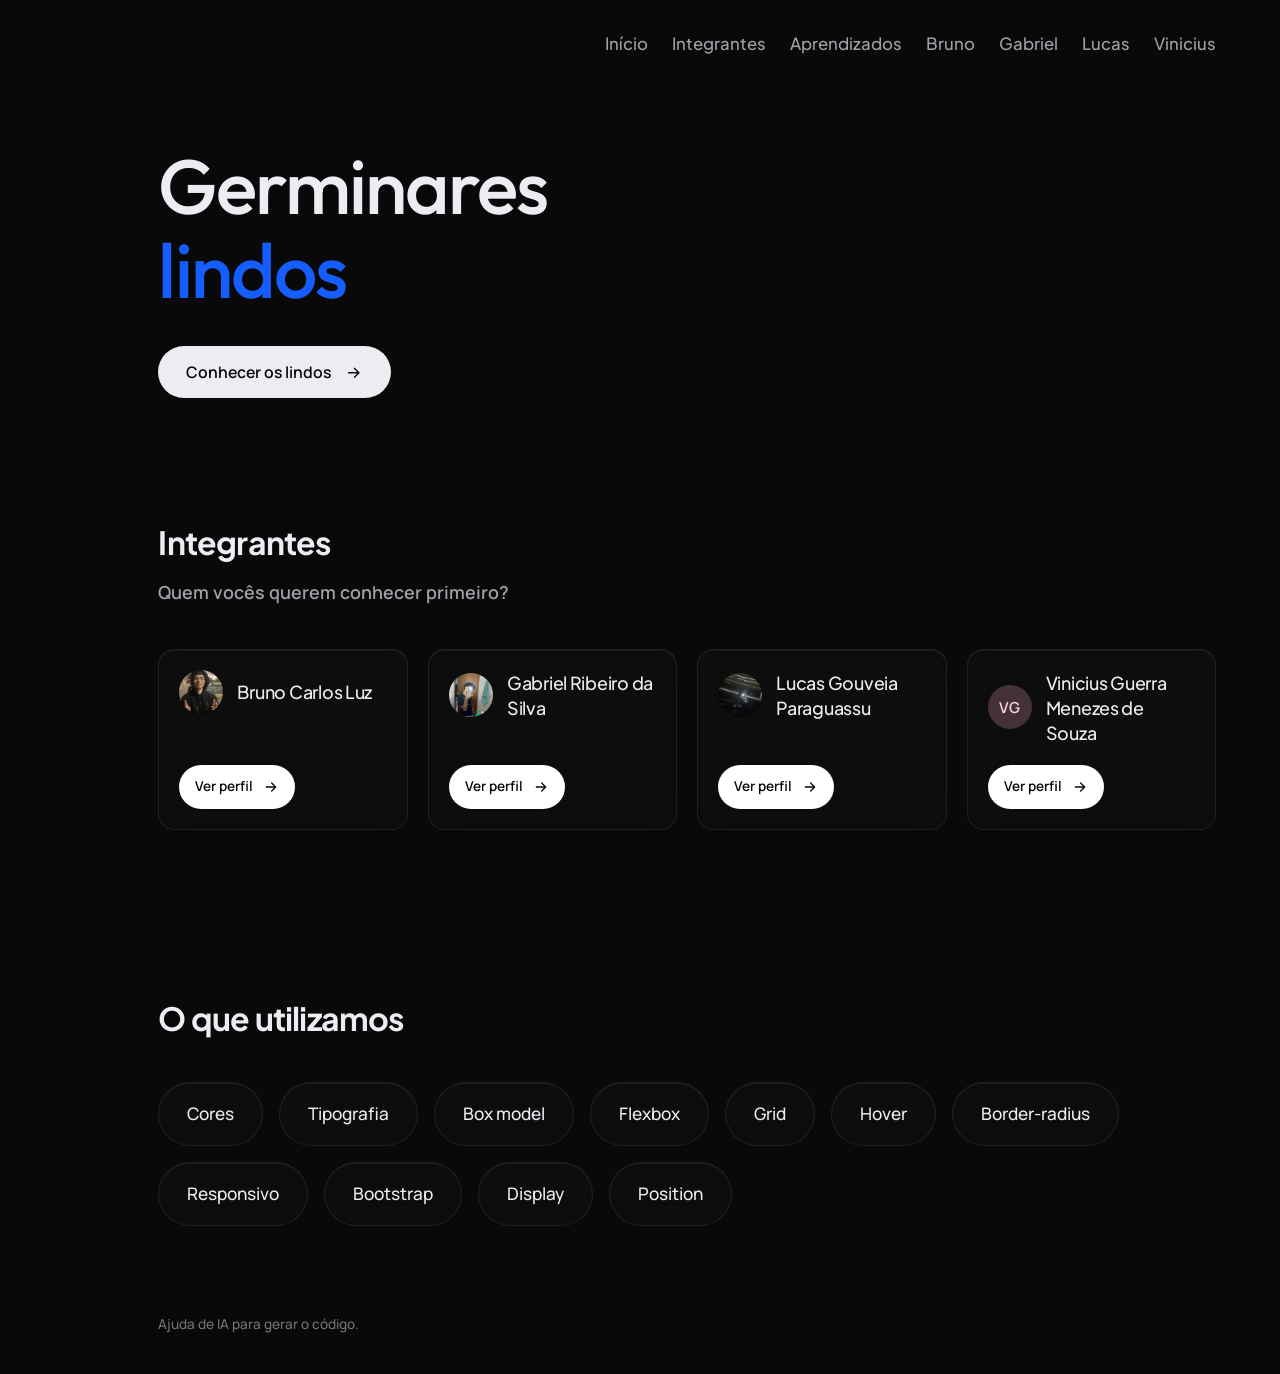
<file: paginaInicial.html>
<!DOCTYPE html>
<html lang="pt-br">
<head>
    <meta charset="UTF-8">
    <meta name="viewport" content="width=device-width, initial-scale=1.0">

    <title>Os Germinares TECHs mais lindos do Instituto J&F</title>

    <link rel="preconnect" href="https://fonts.googleapis.com">
    <link rel="preconnect" href="https://fonts.gstatic.com" crossorigin>

    <link
        href="https://fonts.googleapis.com/css2?family=Manrope:wght@500;600&family=Outfit:wght@500&family=Plus+Jakarta+Sans:wght@500;700&display=swap"
        rel="stylesheet"
    >
    
    <link
        href="https://cdn.jsdelivr.net/npm/bootstrap@5.3.9/dist/css/bootstrap.min.css"
        rel="stylesheet"
    >

    <link rel="stylesheet" href="estilos/style-pagina-inicial.css">
</head>

<body>
    <header class="topo position-relative">
        <nav class="menu d-flex flex-wrap" aria-label="Navegação principal">
            <a href="#inicio">Início</a>
            <a href="#integrantes">Integrantes</a>
            <a href="#aprendizados">Aprendizados</a>
            <a href="bruno.html">Bruno</a>
            <a href="gabriel.html">Gabriel</a>
            <a href="lucas.html">Lucas</a>
            <a href="vinicius.html">Vinicius</a>
        </nav>
    </header>

    <main>
        <section
            class="hero position-relative"
            id="inicio"
            aria-labelledby="titulo-principal"
        >
            <div class="hero-texto">
                <h1 id="titulo-principal">
                    Germinares
                    <span class="destaque">lindos</span>
                </h1>

                <div class="acoes d-flex flex-wrap">
                    <a class="botao botao-primario d-inline-flex" href="#integrantes">
                        Conhecer os lindos

                        <svg viewBox="0 0 24 24" aria-hidden="true" focusable="false">
                            <path d="M5 12h14M13 6l6 6-6 6"/>
                        </svg>
                    </a>
                </div>
            </div>
        </section>

        <section
            class="integrantes"
            id="integrantes"
            aria-labelledby="titulo-integrantes"
        >
            <div class="secao-topo">
                <h2 id="titulo-integrantes">Integrantes</h2>
                <p>Quem vocês querem conhecer primeiro?</p>
            </div>

            <ol class="cards d-grid">
                <li>
                    <article class="card position-relative" aria-labelledby="nome-bruno">
                        <img
                            class="avatar-imagem"
                            src="Imagens/bruno/bruno.jpeg"
                            alt=""
                            aria-hidden="true"
                        >

                        <h3 class="nome" id="nome-bruno">
                            Bruno Carlos Luz
                        </h3>

                        <a
                            class="botao-card d-inline-flex position-relative"
                            href="bruno.html"
                            aria-label="Ver perfil de Bruno Carlos Luz"
                        >
                            Ver perfil

                            <svg viewBox="0 0 24 24" aria-hidden="true" focusable="false">
                                <path d="M5 12h14M13 6l6 6-6 6"/>
                            </svg>
                        </a>
                    </article>
                </li>

                <li>
                    <article class="card position-relative" aria-labelledby="nome-gabriel">
                        <span class="avatar av-turquesa" aria-hidden="true">
                            <img style="border-radius: 50px ;" src="Imagens/gabriel/Gabriel Ribeiro_4.jpeg" alt="" width="44" height="44" >
                        </span>

                        <h3 class="nome" id="nome-gabriel">
                            Gabriel Ribeiro da Silva
                        </h3>

                        <a
                            class="botao-card d-inline-flex position-relative"
                            href="gabriel.html"
                            aria-label="Ver perfil de Gabriel Ribeiro da Silva"
                        >
                            Ver perfil

                            <svg viewBox="0 0 24 24" aria-hidden="true" focusable="false">
                                <path d="M5 12h14M13 6l6 6-6 6"/>
                            </svg>
                        </a>
                    </article>
                </li>

                <li>
                    <article class="card position-relative" aria-labelledby="nome-lucas">
                        <img
                            class="avatar-imagem"
                            src="Imagens/lucas/lumlum.jpeg"
                            alt=""
                            aria-hidden="true"
                        >

                        <h3 class="nome" id="nome-lucas">
                            Lucas Gouveia Paraguassu
                        </h3>

                        <a
                            class="botao-card d-inline-flex position-relative"
                            href="lucas.html"
                            aria-label="Ver perfil de Lucas Gouveia Paraguassu"
                        >
                            Ver perfil

                            <svg viewBox="0 0 24 24" aria-hidden="true" focusable="false">
                                <path d="M5 12h14M13 6l6 6-6 6"/>
                            </svg>
                        </a>
                    </article>
                </li>

                <li>
                    <article class="card position-relative" aria-labelledby="nome-vinicius">
                        <span class="avatar av-rosa" aria-hidden="true">
                            VG
                        </span>

                        <h3 class="nome" id="nome-vinicius">
                            Vinicius Guerra Menezes de Souza
                        </h3>

                        <a
                            class="botao-card d-inline-flex position-relative"
                            href="vinicius.html"
                            aria-label="Ver perfil de Vinicius Guerra Menezes de Souza"
                        >
                            Ver perfil

                            <svg viewBox="0 0 24 24" aria-hidden="true" focusable="false">
                                <path d="M5 12h14M13 6l6 6-6 6"/>
                            </svg>
                        </a>
                    </article>
                </li>
            </ol>
        </section>

        <section
            class="aprendizados"
            id="aprendizados"
            aria-labelledby="titulo-aprendizados"
        >
            <h2 id="titulo-aprendizados">O que utilizamos</h2>

            <ul class="tags d-flex flex-wrap">
                <li>Cores</li>
                <li>Tipografia</li>
                <li>Box model</li>
                <li>Flexbox</li>
                <li>Grid</li>
                <li>Hover</li>
                <li>Border-radius</li>
                <li>Responsivo</li>
                <li>Bootstrap</li>
                <li>Display</li>
                <li>Position</li>
            </ul>
        </section>
    </main>

    <footer class="rodape">
        <p>Ajuda de IA para gerar o código.</p>
    </footer>
</body>
</html>
</file>
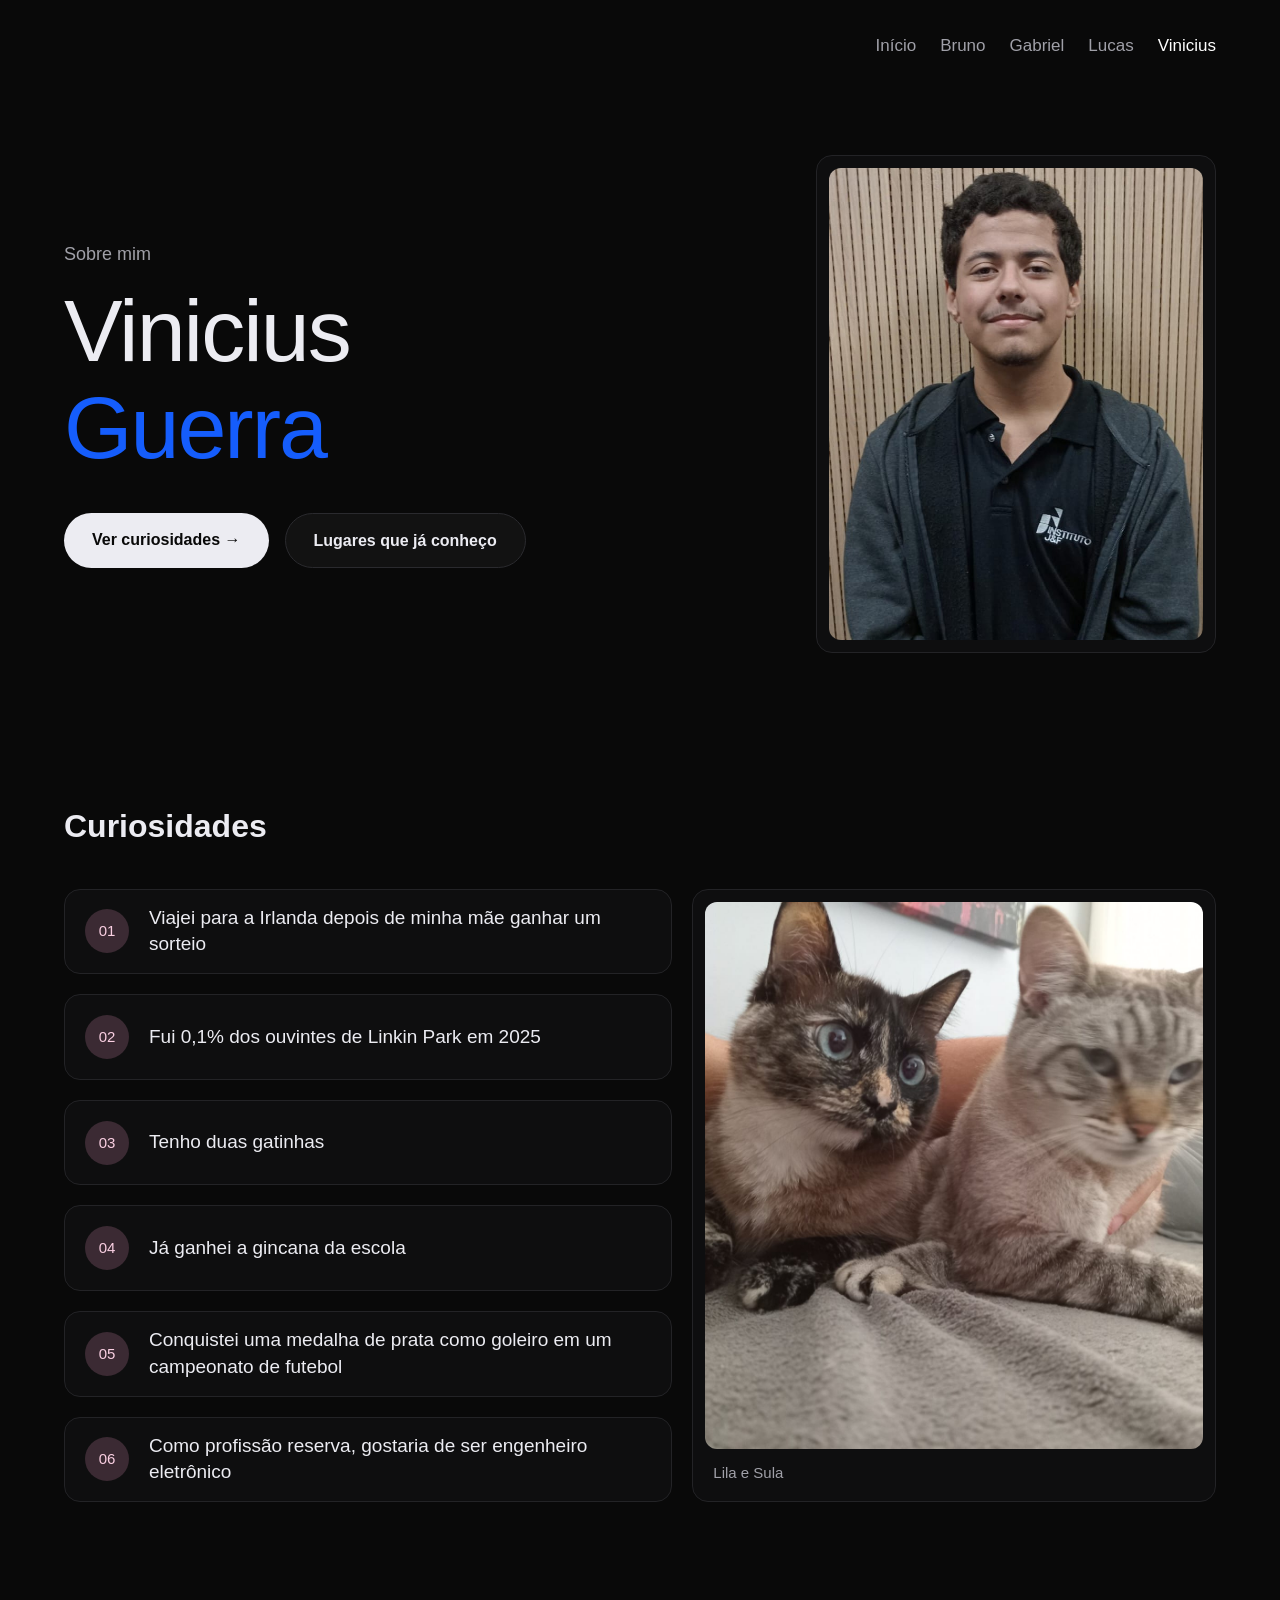
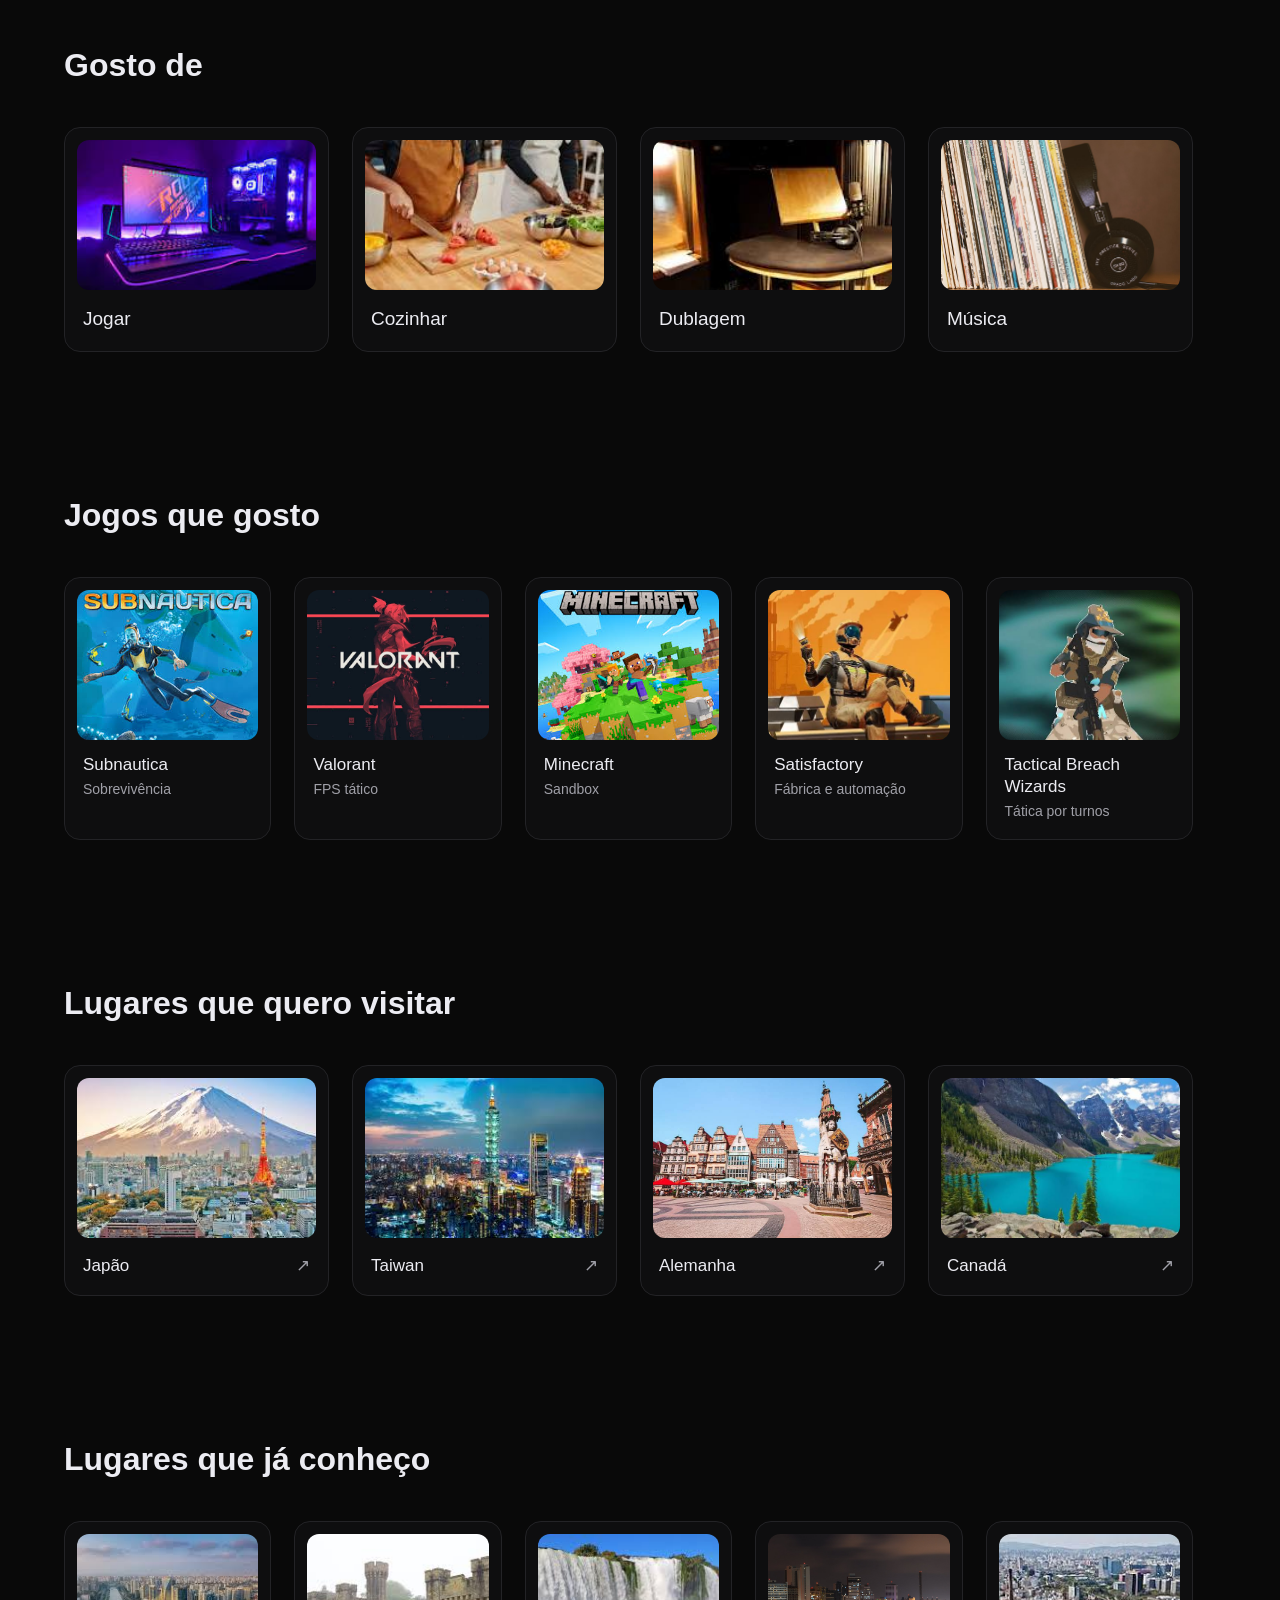
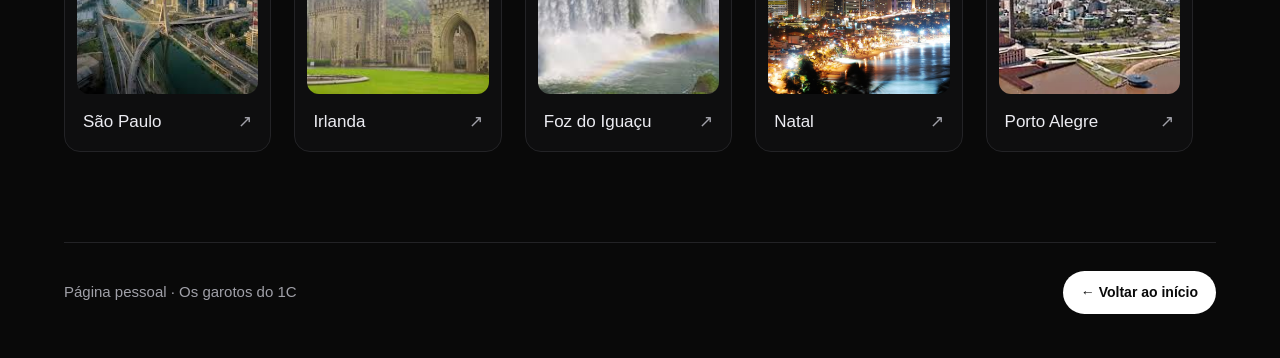
<file: vinicius.html>
<!DOCTYPE html>
<html lang="pt-br">
<head>
    <meta charset="UTF-8">
    <meta name="viewport" content="width=device-width, initial-scale=1.0">
    <meta name="description" content="Página pessoal do Vinicius Guerra: curiosidades, gostos, jogos e lugares que quer visitar e que já conhece.">
    <link rel="icon" type="image/jpeg" href="Imagens/vinicius/peeper.jpg">
    <title>Vinicius Guerra</title>
    <link rel="stylesheet" href="estilos/style-vinicius.css">
</head>
<body>

    <header class="topo">
        <nav class="menu">
            <a href="paginaInicial.html">Início</a>
            <a href="bruno.html">Bruno</a>
            <a href="gabriel.html">Gabriel</a>
            <a href="lucas.html">Lucas</a>
            <a class="atual" href="vinicius.html">Vinicius</a>
        </nav>
    </header>

    <main>
        <section class="hero">
            <div class="hero-texto">
                <p class="eyebrow">Sobre mim</p>
                <h1>Vinicius <span class="destaque">Guerra</span></h1>

                <div class="acoes">
                    <a class="botao botao-primario" href="#curiosidades">Ver curiosidades &rarr;</a>
                    <a class="botao botao-secundario" href="#ja-conheco">Lugares que já conheço</a>
                </div>
            </div>

            <div class="foto">
                <img src="Imagens/vinicius/Eu.jpeg" alt="Vinicius sorrindo, com camisa polo preta do Instituto J&amp;F e jaqueta cinza">
            </div>
        </section>

        <section class="secao" id="curiosidades">
            <h2>Curiosidades</h2>

            <div class="curiosidades">
                <ul class="lista-curiosidades">
                    <li class="item">
                        <span class="numero">01</span>
                        <p>Viajei para a Irlanda depois de minha mãe ganhar um sorteio</p>
                    </li>
                    <li class="item">
                        <span class="numero">02</span>
                        <p>Fui 0,1% dos ouvintes de Linkin Park em 2025</p>
                    </li>
                    <li class="item">
                        <span class="numero">03</span>
                        <p>Tenho duas gatinhas</p>
                    </li>
                    <li class="item">
                        <span class="numero">04</span>
                        <p>Já ganhei a gincana da escola</p>
                    </li>
                    <li class="item">
                        <span class="numero">05</span>
                        <p>Conquistei uma medalha de prata como goleiro em um campeonato de futebol</p>
                    </li>
                    <li class="item">
                        <span class="numero">06</span>
                        <p>Como profissão reserva, gostaria de ser engenheiro eletrônico</p>
                    </li>
                </ul>

                <div class="foto-gatas">
                    <img src="Imagens/vinicius/Gatas.jpeg" alt="Minhas gatinhas Lila e Sula">
                    <p>Lila e Sula</p>
                </div>
            </div>
        </section>

        <section class="secao" id="gosto-de">
            <h2>Gosto de</h2>

            <ul class="gostos">
                <li class="gosto">
                    <img src="Imagens/vinicius/pc.jpg" alt="Setup de computador gamer com iluminação roxa">
                    <span class="gosto-nome">Jogar</span>
                </li>
                <li class="gosto">
                    <img src="Imagens/vinicius/cozinhado.jpg" alt="Pessoas cortando legumes em uma bancada de cozinha">
                    <span class="gosto-nome">Cozinhar</span>
                </li>
                <li class="gosto">
                    <img src="Imagens/vinicius/dublagem.jpg" alt="Estúdio de dublagem com microfone e fone de ouvido">
                    <span class="gosto-nome">Dublagem</span>
                </li>
                <li class="gosto">
                    <img src="Imagens/vinicius/musica.jpg" alt="Discos de vinil enfileirados ao lado de um fone de ouvido">
                    <span class="gosto-nome">Música</span>
                </li>
            </ul>
        </section>

        <section class="secao" id="jogos">
            <h2>Jogos que gosto</h2>

            <ul class="jogos">
                <li class="jogo jogo-subnautica">
                    <img class="jogo-capa" src="Imagens/vinicius/subnautica.jpg" alt="Capa do jogo Subnautica">
                    <span class="jogo-nome">Subnautica</span>
                    <span class="jogo-tipo">Sobrevivência</span>
                </li>
                <li class="jogo jogo-valorant">
                    <img class="jogo-capa" src="Imagens/vinicius/valorant.jpg" alt="Capa do jogo Valorant">
                    <span class="jogo-nome">Valorant</span>
                    <span class="jogo-tipo">FPS tático</span>
                </li>
                <li class="jogo jogo-minecraft">
                    <img class="jogo-capa" src="Imagens/vinicius/minecraft.jpg" alt="Capa do jogo Minecraft">
                    <span class="jogo-nome">Minecraft</span>
                    <span class="jogo-tipo">Sandbox</span>
                </li>
                <li class="jogo jogo-satisfactory">
                    <img class="jogo-capa" src="Imagens/vinicius/satisfactory.jpg" alt="Capa do jogo Satisfactory">
                    <span class="jogo-nome">Satisfactory</span>
                    <span class="jogo-tipo">Fábrica e automação</span>
                </li>
                <li class="jogo jogo-tbw">
                    <img class="jogo-capa" src="Imagens/vinicius/tatical-breach-wizards.jpg" alt="Capa do jogo Tactical Breach Wizards">
                    <span class="jogo-nome">Tactical Breach Wizards</span>
                    <span class="jogo-tipo">Tática por turnos</span>
                </li>
            </ul>
        </section>

        <section class="secao" id="quero-visitar">
            <h2>Lugares que quero visitar</h2>

            <ul class="lugares lugares-quatro">
                <li class="lugar">
                    <a class="lugar-card" href="https://pt.wikipedia.org/wiki/Japão" target="_blank" rel="noopener noreferrer">
                        <img src="Imagens/vinicius/japao.jpg" alt="Japão">
                        <span class="lugar-nome">Japão <span class="seta">&#8599;</span></span>
                    </a>
                </li>
                <li class="lugar">
                    <a class="lugar-card" href="https://pt.wikipedia.org/wiki/Taiwan" target="_blank" rel="noopener noreferrer">
                        <img src="Imagens/vinicius/taiwan.jpg" alt="Taiwan">
                        <span class="lugar-nome">Taiwan <span class="seta">&#8599;</span></span>
                    </a>
                </li>
                <li class="lugar">
                    <a class="lugar-card" href="https://pt.wikipedia.org/wiki/Alemanha" target="_blank" rel="noopener noreferrer">
                        <img src="Imagens/vinicius/alemanha.jpg" alt="Alemanha">
                        <span class="lugar-nome">Alemanha <span class="seta">&#8599;</span></span>
                    </a>
                </li>
                <li class="lugar">
                    <a class="lugar-card" href="https://pt.wikipedia.org/wiki/Canadá" target="_blank" rel="noopener noreferrer">
                        <img src="Imagens/vinicius/canada.jpg" alt="Canadá">
                        <span class="lugar-nome">Canadá <span class="seta">&#8599;</span></span>
                    </a>
                </li>
            </ul>
        </section>

        <section class="secao" id="ja-conheco">
            <h2>Lugares que já conheço</h2>

            <ul class="lugares lugares-cinco">
                <li class="lugar">
                    <a class="lugar-card" href="https://pt.wikipedia.org/wiki/São_Paulo" target="_blank" rel="noopener noreferrer">
                        <img src="Imagens/vinicius/sao-paulo.jpg" alt="São Paulo">
                        <span class="lugar-nome">São Paulo <span class="seta">&#8599;</span></span>
                    </a>
                </li>
                <li class="lugar">
                    <a class="lugar-card" href="https://pt.wikipedia.org/wiki/Irlanda" target="_blank" rel="noopener noreferrer">
                        <img src="Imagens/vinicius/Irlanda.jpg" alt="Irlanda">
                        <span class="lugar-nome">Irlanda <span class="seta">&#8599;</span></span>
                    </a>
                </li>
                <li class="lugar">
                    <a class="lugar-card" href="https://www.melhoresdestinos.com.br/o-que-fazer-em-foz-do-iguacu-dicas.html" target="_blank" rel="noopener noreferrer">
                        <img src="Imagens/vinicius/foz.jpg" alt="Foz do Iguaçu">
                        <span class="lugar-nome">Foz do Iguaçu <span class="seta">&#8599;</span></span>
                    </a>
                </li>
                <li class="lugar">
                    <a class="lugar-card" href="https://pt.wikipedia.org/wiki/Turismo_em_Natal_%28Rio_Grande_do_Norte%29" target="_blank" rel="noopener noreferrer">
                        <img src="Imagens/vinicius/natal.jpg" alt="Natal">
                        <span class="lugar-nome">Natal <span class="seta">&#8599;</span></span>
                    </a>
                </li>
                <li class="lugar">
                    <a class="lugar-card" href="https://pt.wikipedia.org/wiki/Porto_Alegre" target="_blank" rel="noopener noreferrer">
                        <img src="Imagens/vinicius/porto-alegre.jpg" alt="Porto Alegre">
                        <span class="lugar-nome">Porto Alegre <span class="seta">&#8599;</span></span>
                    </a>
                </li>
            </ul>
        </section>
    </main>

    <footer class="rodape">
        <div class="rodape-conteudo">
            <div class="rodape-linha">
                <p>Página pessoal · Os garotos do 1C</p>
                <a class="botao-voltar" href="paginaInicial.html">&larr; Voltar ao início</a>
            </div>
        </div>
    </footer>

</body>
</html>
</file>
<file: estilos/style-pagina-inicial.css>
:root {
    --fundo: #090909;
    --texto: #ececf2;
    --texto-suave: #a0a0a8;

    --vidro-forte: rgba(255, 255, 255, 0.07);
    --card-fundo: rgba(255, 255, 255, 0.02);
    --card-borda: rgba(255, 255, 255, 0.08);
    --borda-hover: #ffffff;

    --violeta: #a79dff;

    --fonte-texto: "Manrope", system-ui, sans-serif;
    --fonte-titulos: "Plus Jakarta Sans", system-ui, sans-serif;
    --fonte-hero: "Outfit", system-ui, sans-serif;

    --raio-medio: 16px;
    --margem-lateral: clamp(24px, 5vw, 88px);
    --deslocamento-conteudo: 2.5cm;
}

*,
*::before,
*::after {
    box-sizing: border-box;
}

html {
    scroll-behavior: smooth;
}

body {
    margin: 0;
    min-height: 100vh;

    background: var(--fundo);
    color: var(--texto);

    font-family: var(--fonte-texto);
    font-size: 1rem;
    font-weight: 600;
    line-height: 1.6;

    -webkit-font-smoothing: antialiased;
}

h1,
h2,
h3,
p,
ul,
ol {
    margin: 0;
}

ul,
ol {
    padding: 0;
    list-style: none;
}

a {
    color: inherit;
    text-decoration: none;
}

svg {
    width: 1em;
    height: 1em;
    flex-shrink: 0;

    fill: none;
    stroke: currentColor;
    stroke-width: 2;
    stroke-linecap: round;
    stroke-linejoin: round;
}

:focus-visible {
    outline: 2px solid var(--violeta);
    outline-offset: 5px;
}

.topo {
    width: min(
        calc(100% - 2 * var(--margem-lateral)),
        1440px
    );

    margin-left: var(--margem-lateral);
    margin-right: auto;

    display: flex;
    justify-content: flex-end;
    align-items: center;

    padding-block: 22px;
}

main {
    width: min(
        calc(
            100% - 2 * var(--margem-lateral)
            - var(--deslocamento-conteudo)
        ),
        1440px
    );

    margin-left: calc(
        var(--margem-lateral) + var(--deslocamento-conteudo)
    );
    margin-right: auto;
}

.menu {
    display: flex;
    justify-content: flex-end;
    align-items: center;
    flex-wrap: wrap;

    gap: 8px 24px;
}

.menu a {
    display: inline-flex;
    align-items: center;

    padding-block: 10px;

    color: var(--texto-suave);

    font-family: var(--fonte-titulos);
    font-size: 1.05rem;
    font-weight: 500;
    line-height: 1.4;

    transition: color 0.2s ease;
}

.menu a:hover,
.menu a:focus-visible {
    color: #ffffff;
}

.hero {
    padding-block: 56px 76px;
    scroll-margin-top: 24px;
}

.hero-texto {
    max-width: 850px;
}

.hero h1 {
    font-family: var(--fonte-hero);
    font-size: clamp(3rem, 6vw, 6rem);
    font-weight: 500;
    line-height: 1.1;
    letter-spacing: -0.025em;

    overflow-wrap: anywhere;
}

.destaque {
    display: block;
    color: oklch(54.6% 0.245 262.881);
}

.acoes {
    display: flex;
    flex-wrap: wrap;
    gap: 16px;

    margin-top: 34px;
}

.botao,
.botao-card {
    display: inline-flex;
    align-items: center;
    justify-content: flex-start;

    width: max-content;
    border-radius: 999px;

    font-family: var(--fonte-texto);
    font-weight: 600;

    white-space: nowrap;

    transition:
        padding-right 0.3s ease,
        background-color 0.2s ease;
}

.botao {
    gap: 14px;

    min-height: 52px;
    padding: 13px 28px;

    font-size: 0.99rem;
    line-height: 1.5;
}

.botao svg {
    font-size: 1.1rem;
}

.botao-primario {
    background: var(--texto);
    color: var(--fundo);
}

.botao-primario:hover,
.botao-primario:focus-visible {
    background: #ffffff;
}

.botao:hover,
.botao:focus-visible {
    padding-right: 52px;
}

.integrantes {
    padding-block: 48px 120px;
    scroll-margin-top: 24px;
}

.secao-topo {
    margin-bottom: 42px;
}

h2 {
    font-family: var(--fonte-titulos);
    font-size: 2rem;
    font-weight: 700;
    line-height: 1.3;
    letter-spacing: -0.025em;
}

.secao-topo p {
    margin-top: 14px;

    color: var(--texto-suave);

    font-size: 1.12rem;
    font-weight: 600;
}

.cards {
    display: grid;
    grid-template-columns: repeat(4, minmax(0, 1fr));
    gap: 20px;
}

.cards > li {
    min-width: 0;
}

.card,
.tags li {
    border: 1px solid var(--card-borda);

    background: var(--card-fundo);
    box-shadow: inset 0 1px 0 rgba(255, 255, 255, 0.05);

    -webkit-backdrop-filter: blur(16px);
    backdrop-filter: blur(16px);

    transition:
        background-color 0.3s ease,
        border-color 0.3s ease,
        color 0.3s ease;
}

.card {
    display: grid;
    grid-template-columns: auto minmax(0, 1fr);
    align-content: space-between;
    align-items: center;

    column-gap: 14px;
    row-gap: 20px;

    height: 100%;
    min-height: 160px;
    padding: 20px;

    border-radius: var(--raio-medio);
}

.card:hover,
.card:focus-within,
.tags li:hover {
    background: var(--vidro-forte);
    border-color: var(--borda-hover);
}

.avatar {
    display: grid;
    place-items: center;

    width: 44px;
    height: 44px;

    border-radius: 50%;

    font-family: var(--fonte-texto);
    font-size: 0.95rem;
    font-weight: 600;
    line-height: 1;
}

.avatar-imagem {
    display: block;

    width: 44px;
    height: 44px;

    border-radius: 50%;
    object-fit: cover;
}

.av-violeta {
    background: rgba(142, 134, 255, 0.28);
    color: #d6d2ff;
}

.av-turquesa {
    background: rgba(94, 234, 212, 0.22);
    color: #b5f5ea;
}

.av-coral {
    background: rgba(255, 158, 128, 0.24);
    color: #ffd0c0;
}

.av-rosa {
    background: rgba(245, 163, 199, 0.24);
    color: #fbd0e3;
}

.nome {
    min-width: 0;

    color: var(--texto);

    font-family: var(--fonte-titulos);
    font-size: 1.12rem;
    font-weight: 500;
    line-height: 1.4;
    letter-spacing: -0.015em;

    overflow-wrap: anywhere;

    transition: color 0.3s ease;
}

.card:hover .nome,
.card:focus-within .nome {
    color: #ffffff;
}

.botao-card {
    grid-column: 1 / -1;
    justify-self: start;

    gap: 10px;

    min-height: 44px;
    padding: 9px 16px;

    background: #ffffff;
    color: var(--fundo);

    font-size: 0.85rem;
    line-height: 1.4;
}

.botao-card svg {
    font-size: 1rem;
}

.botao-card:hover,
.botao-card:focus-visible {
    padding-right: 40px;
}

.aprendizados {
    padding-block: 48px 72px;
    scroll-margin-top: 24px;
}

.aprendizados h2 {
    margin-bottom: 42px;
}

.tags {
    display: flex;
    flex-wrap: wrap;
    gap: 16px;
}

.tags li {
    display: flex;
    align-items: center;
    justify-content: center;

    min-height: 64px;
    padding: 16px 28px;

    border-radius: 999px;

    color: var(--texto);

    font-family: var(--fonte-texto);
    font-size: 1.08rem;
    font-weight: 500;
    line-height: 1.5;
}

.tags li:hover {
    color: #ffffff;
}

.rodape {
    width: min(
        calc(
            100% - 2 * var(--margem-lateral)
            - var(--deslocamento-conteudo)
        ),
        1440px
    );

    margin-left: calc(
        var(--margem-lateral) + var(--deslocamento-conteudo)
    );
    margin-right: auto;

    padding-block: 16px 40px;
}

.rodape p {
    color: var(--texto-suave);

    font-size: 0.85rem;
    font-weight: 500;
    line-height: 1.5;

    opacity: 0.7;
}

@media (max-width: 1200px) {
    .cards {
        grid-template-columns: repeat(2, minmax(0, 1fr));
    }
}

@media (max-width: 850px) {
    .hero {
        padding-block: 64px 100px;
    }

    .hero h1 {
        font-size: clamp(3rem, 7.5vw, 5rem);
    }

    .menu {
        gap: 8px 20px;
    }

    .menu a {
        font-size: 1rem;
    }
}

@media (max-width: 640px) {
    :root {
        --margem-lateral: 20px;
        --deslocamento-conteudo: 0;
    }

    .topo {
        padding-block: 16px;
    }

    .menu {
        gap: 6px 16px;
    }

    .menu a {
        padding-block: 8px;
        font-size: 0.95rem;
    }

    .hero {
        padding-block: 56px 80px;
    }

    .hero h1 {
        font-size: clamp(2.5rem, 9vw, 4rem);
    }

    .acoes {
        margin-top: 38px;
    }

    .cards {
        grid-template-columns: 1fr;
    }

    .card {
        min-height: 145px;
    }

    .integrantes {
        padding-block: 40px 80px;
    }

    .secao-topo {
        margin-bottom: 34px;
    }

    h2 {
        font-size: 1.75rem;
    }

    .secao-topo p {
        font-size: 1rem;
    }

    .aprendizados {
        padding-block: 40px 64px;
    }

    .aprendizados h2 {
        margin-bottom: 34px;
    }

    .tags {
        gap: 12px;
    }

    .tags li {
        min-height: 56px;
        padding: 14px 22px;
        font-size: 1rem;
    }
}

@media (prefers-reduced-motion: reduce) {
    html {
        scroll-behavior: auto;
    }

    *,
    *::before,
    *::after {
        transition: none !important;
    }
}
</file>
<file: estilos/style-bruno.css>
:root {
    --fundo: #090909;
    --texto: #f5f5fa;
    --texto-suave: #bdbdc6;

    --vidro-forte: rgba(255, 255, 255, 0.07);
    --card-fundo: rgba(255, 255, 255, 0.02);
    --card-borda: rgba(255, 255, 255, 0.08);
    --borda-hover: #ffffff;

    --violeta: #a79dff;

    --fonte-texto: "Manrope", system-ui, sans-serif;
    --fonte-titulos: "Plus Jakarta Sans", system-ui, sans-serif;
    --fonte-hero: "Outfit", system-ui, sans-serif;

    --raio-medio: 16px;
    --margem-lateral: clamp(24px, 5vw, 88px);
    --deslocamento-conteudo: 2.5cm;
}

*,
*::before,
*::after {
    box-sizing: border-box;
}

html {
    scroll-behavior: smooth;
}

body {
    margin: 0;
    min-height: 100vh;

    background: var(--fundo);
    color: var(--texto);

    font-family: var(--fonte-texto);
    font-size: 1rem;
    font-weight: 500;
    line-height: 1.6;

    -webkit-font-smoothing: antialiased;
}

h1,
h2,
h3,
p,
ul {
    margin: 0;
}

ul {
    padding: 0;
    list-style: none;
}

a {
    color: inherit;
    text-decoration: none;
}

svg {
    width: 1em;
    height: 1em;
    flex-shrink: 0;

    fill: none;
    stroke: currentColor;
    stroke-width: 2;
    stroke-linecap: round;
    stroke-linejoin: round;
}

:focus-visible {
    outline: 2px solid var(--violeta);
    outline-offset: 5px;
}



.topo {
    width: min(
        calc(100% - 2 * var(--margem-lateral)),
        1440px
    );

    margin-left: var(--margem-lateral);
    margin-right: auto;

    display: flex;
    justify-content: flex-end;
    align-items: center;

    padding-block: 22px;
}

.menu {
    display: flex;
    justify-content: flex-end;
    align-items: center;
    flex-wrap: wrap;

    gap: 8px 24px;
}

.menu a {
    display: inline-flex;
    align-items: center;

    padding-block: 10px;

    color: var(--texto-suave);

    font-family: var(--fonte-titulos);
    font-size: 1.05rem;
    font-weight: 500;
    line-height: 1.4;

    transition: color 0.2s ease;
}

.menu a:hover,
.menu a:focus-visible,
.menu a[aria-current="page"] {
    color: #ffffff;
}




main {
    width: min(
        calc(
            100% - 2 * var(--margem-lateral)
            - var(--deslocamento-conteudo)
        ),
        1440px
    );

    margin-left: calc(
        var(--margem-lateral) + var(--deslocamento-conteudo)
    );
    margin-right: auto;
}



.hero {
    display: flex;
    align-items: center;
    flex-wrap: wrap;
    gap: 32px 40px;

    padding-block: 56px 76px;
}

.foto {
    display: block;

    width: 160px;
    height: 160px;

    border-radius: 50%;
    border: 1px solid var(--card-borda);
    object-fit: cover;
}

.hero-texto {
    max-width: 850px;
}

.hero h1 {
    font-family: var(--fonte-hero);
    font-size: clamp(3rem, 6vw, 6rem);
    font-weight: 500;
    line-height: 1.1;
    letter-spacing: -0.025em;

    overflow-wrap: anywhere;
}

.destaque {
    display: block;
    color: oklch(54.6% 0.245 262.881);
}

.apresentacao {
    margin-top: 20px;

    color: var(--texto-suave);

    font-size: 1.2rem;
    line-height: 1.6;
}



.sobre,
.materias {
    padding-block: 48px 72px;
}

h2 {
    margin-bottom: 42px;

    font-family: var(--fonte-titulos);
    font-size: 2rem;
    font-weight: 700;
    line-height: 1.3;
    letter-spacing: -0.025em;
}



.cards {
    display: grid;
    grid-template-columns: repeat(2, minmax(0, 1fr));
    gap: 20px;
}

.card,
.tags li {
    border: 1px solid var(--card-borda);

    background: var(--card-fundo);
    box-shadow: inset 0 1px 0 rgba(255, 255, 255, 0.05);

    -webkit-backdrop-filter: blur(16px);
    backdrop-filter: blur(16px);

    transition:
        background-color 0.3s ease,
        border-color 0.3s ease,
        color 0.3s ease;
}

.card {
    padding: 28px;

    border-radius: var(--raio-medio);
}

.card:hover,
.tags li:hover {
    background: var(--vidro-forte);
    border-color: var(--borda-hover);
}

.card h3 {
    margin-bottom: 14px;

    font-family: var(--fonte-titulos);
    font-size: 1.25rem;
    font-weight: 700;
    line-height: 1.4;
    letter-spacing: -0.015em;
}

.card p {
    color: var(--texto-suave);

    font-size: 1.02rem;
    line-height: 1.7;

    transition: color 0.3s ease;
}

.card:hover p {
    color: var(--texto);
}



.trabalho,
.acolito {
    padding-block: 48px 72px;
}

.trabalho-conteudo {
    display: grid;
    grid-template-columns: minmax(0, 1.1fr) minmax(0, 1fr);
    align-items: center;
    gap: 40px;
}

.trabalho-texto > p {
    color: var(--texto-suave);

    font-size: 1.15rem;
    line-height: 1.7;
}

.dados {
    display: grid;
    grid-template-columns: repeat(2, minmax(0, 1fr));
    gap: 16px;

    margin: 28px 0 0;
}

.dados > div {
    padding: 18px 20px;

    border: 1px solid var(--card-borda);
    border-radius: var(--raio-medio);

    background: var(--card-fundo);
    box-shadow: inset 0 1px 0 rgba(255, 255, 255, 0.05);

    transition:
        background-color 0.3s ease,
        border-color 0.3s ease;
}

.dados > div:hover {
    background: var(--vidro-forte);
    border-color: var(--borda-hover);
}

.dados dt {
    color: var(--texto-suave);

    font-size: 0.85rem;
    line-height: 1.4;
}

.dados dd {
    margin: 4px 0 0;

    font-family: var(--fonte-titulos);
    font-size: 1.05rem;
    font-weight: 700;
    line-height: 1.4;
}

.foto-trabalho,
.foto-projeto,
.foto-acolito {
    width: 100%;
    aspect-ratio: 4 / 3;
    margin: 0;

    overflow: hidden;

    border: 1px solid var(--card-borda);
    border-radius: var(--raio-medio);

    background: var(--card-fundo);
}

.foto-trabalho img,
.foto-projeto img,
.foto-acolito img {
    display: block;

    width: 100%;
    height: 100%;

    object-fit: cover;
}



.projeto {
    padding-block: 48px 72px;
}

.projeto-conteudo {
    display: grid;
    grid-template-columns: minmax(0, 360px) minmax(0, 1fr);
    align-items: start;
    gap: 40px;
}

.foto-projeto,
.foto-acolito {
    aspect-ratio: 9 / 16;
}

.acolito .trabalho-conteudo {
    grid-template-columns: minmax(0, 1fr) minmax(0, 360px);
    align-items: start;
}

.selo {
    margin-bottom: 20px;

    color: #ffffff;

    font-family: var(--fonte-titulos);
    font-size: 1rem;
    font-weight: 700;
    line-height: 1.4;
}

.projeto-resumo {
    color: var(--texto);

    font-size: 1.12rem;
    line-height: 1.7;
}

.projeto-equipe {
    margin-top: 14px;

    color: var(--texto-suave);

    font-size: 1.02rem;
}

.projeto-texto h3 {
    margin: 32px 0 14px;

    font-family: var(--fonte-titulos);
    font-size: 1.15rem;
    font-weight: 700;
    line-height: 1.4;
    letter-spacing: -0.015em;
}

.tags-menor {
    gap: 10px;
}

.tags-menor li {
    min-height: 44px;
    padding: 10px 18px;

    font-size: 0.95rem;
}

.projeto-lateral {
    min-width: 0;
}

.botao-externo {
    width: 100%;
    margin-top: 16px;

    justify-content: center;
}

.botao-externo:hover,
.botao-externo:focus-visible {
    padding-left: 28px;
}



.materias h2 {
    margin-bottom: 32px;
}

.tags {
    display: flex;
    flex-wrap: wrap;
    gap: 16px;
}

.tags li {
    display: flex;
    align-items: center;
    justify-content: center;

    min-height: 64px;
    padding: 16px 28px;

    border-radius: 999px;

    color: var(--texto);

    font-family: var(--fonte-texto);
    font-size: 1.08rem;
    font-weight: 500;
    line-height: 1.5;
}

.tags li:hover {
    color: #ffffff;
}

.nota {
    margin-top: 24px;

    color: var(--texto-suave);

    font-size: 1.02rem;
}



.acoes {
    display: flex;
    flex-wrap: wrap;

    padding-block: 24px 96px;
}

.botao {
    display: inline-flex;
    align-items: center;
    justify-content: flex-start;
    gap: 14px;

    width: max-content;
    min-height: 52px;
    padding: 13px 28px;

    border-radius: 999px;

    background: var(--texto);
    color: var(--fundo);

    font-family: var(--fonte-texto);
    font-size: 0.99rem;
    font-weight: 600;
    line-height: 1.5;

    white-space: nowrap;

    transition:
        padding-left 0.3s ease,
        background-color 0.2s ease;
}

.botao svg {
    font-size: 1.1rem;
}

.botao:hover,
.botao:focus-visible {
    padding-left: 44px;
    background: #ffffff;
}



@media (max-width: 1100px) {
    .cards {
        grid-template-columns: repeat(2, minmax(0, 1fr));
    }
}

@media (max-width: 900px) {
    .trabalho-conteudo,
    .acolito .trabalho-conteudo,
    .projeto-conteudo {
        grid-template-columns: 1fr;
    }

    .projeto-lateral,
    .foto-acolito {
        max-width: 340px;
    }
}

@media (max-width: 850px) {
    .hero {
        padding-block: 48px 64px;
    }

    .menu {
        gap: 8px 20px;
    }

    .menu a {
        font-size: 1rem;
    }
}

@media (max-width: 640px) {
    :root {
        --margem-lateral: 20px;
    }

    .topo {
        padding-block: 16px;
    }

    .menu {
        gap: 6px 16px;
    }

    .menu a {
        padding-block: 8px;
        font-size: 0.95rem;
    }

    .hero {
        padding-block: 40px 56px;
    }

    .foto {
        width: 120px;
        height: 120px;
    }

    .apresentacao {
        font-size: 1.05rem;
    }

    .sobre,
    .trabalho,
    .projeto,
    .acolito,
    .materias {
        padding-block: 40px 56px;
    }

    .dados {
        grid-template-columns: 1fr;
    }

    h2 {
        margin-bottom: 34px;
        font-size: 1.75rem;
    }

    .cards {
        grid-template-columns: 1fr;
    }

    .card {
        padding: 22px;
    }

    .tags {
        gap: 12px;
    }

    .tags li {
        min-height: 56px;
        padding: 14px 22px;
        font-size: 1rem;
    }
}


.galeria-amigos { padding-block: 48px 72px; }
.galeria-amigos h2 { margin-bottom: 14px; }
.galeria-intro { margin-bottom: 32px; color: var(--texto-suave); font-size: 1.05rem; }
.galeria-grid { display: grid; grid-template-columns: repeat(3, minmax(0, 1fr)); gap: 20px; }
.galeria-card {
    min-width: 0; margin: 0; overflow: hidden;
    border: 1px solid var(--card-borda); border-radius: var(--raio-medio);
    background: var(--card-fundo); box-shadow: inset 0 1px 0 rgba(255, 255, 255, 0.05);
    transition: border-color 0.3s ease, background-color 0.3s ease;
}
.galeria-card:hover { border-color: var(--borda-hover); background: var(--vidro-forte); }
.galeria-card img { display: block; width: 100%; height: 320px; object-fit: cover; background: #111111; }
.galeria-card figcaption {
    padding: 14px 16px; color: var(--texto); font-family: var(--fonte-titulos);
    font-size: 0.95rem; font-weight: 600;
}
@media (max-width: 900px) {
    .galeria-grid { grid-template-columns: repeat(2, minmax(0, 1fr)); }
    .galeria-card img { height: 300px; }
}
@media (max-width: 640px) {
    .galeria-amigos { padding-block: 40px 56px; }
    .galeria-grid { grid-template-columns: 1fr; }
    .galeria-card img { height: auto; max-height: 440px; aspect-ratio: 4 / 3; object-fit: contain; }
}
@media (prefers-reduced-motion: reduce) {
    html {
        scroll-behavior: auto;
    }

    *,
    *::before,
    *::after {
        transition: none !important;
    }
}
</file>
<file: estilos/style-gabriel.css>
﻿


:root {
    --fundo: #242733;
    --fundo-secundario: #2b2b2b;
    --texto: #ececf2;
    --texto-suave: #a0a0a8;

    --azul: #3269e7;
    --azul-escuro: #214791;

    --vidro-forte: rgba(255, 255, 255, 0.07);
    --card-fundo: rgba(255, 255, 255, 0.025);
    --card-borda: rgba(255, 255, 255, 0.10);
    --borda-hover: rgba(50, 105, 231, 0.5);

    --raio-pequeno: 8px;
    --raio-medio: 16px;
    --raio-grande: 24px;

    --largura: 1440px;
    --transicao: 0.3s ease;
}




* {
    margin: 0;
    padding: 0;
    box-sizing: border-box;
}

html {
    scroll-behavior: smooth;
    scroll-padding-top: 90px;
}

body {
    background: var(--fundo);
    color: var(--texto);
    font-family: "Poppins", sans-serif;
    overflow-x: hidden;
}

body, button, a {
    -webkit-font-smoothing: antialiased;
}

a {
    color: inherit;
    text-decoration: none;
}

img {
    display: block;
    max-width: 100%;
}

button {
    font: inherit;
}

::selection {
    background: var(--azul);
    color: #242733;
}




.topo {
    width: 100%;
    height: 82px;
    padding: 0 5%;
    position: fixed;
    top: 0;
    left: 0;
    z-index: 1000;

    display: flex;
    align-items: center;
    justify-content: space-between;
    gap: 30px;

    background: rgba(36, 39, 51, 0.88);
    backdrop-filter: blur(18px);
    -webkit-backdrop-filter: blur(18px);

    border-bottom: 1px solid rgba(255, 255, 255, 0.08);
}

.logo {
    font-family: "Poppins", sans-serif;
    font-size: 30px;
    font-weight: 800;
    letter-spacing: -2px;
    white-space: nowrap;
}

.logo span,
.rodape-logo {
    color: var(--azul);
}

.menu {
    display: flex;
    align-items: center;
    justify-content: center;
    gap: 30px;
}

.menu a {
    position: relative;
    color: var(--texto-suave);
    font-size: 10px;
    font-weight: 400;
    letter-spacing: 1.2px;
    transition: var(--transicao);
}

.menu a::after {
    content: "";
    position: absolute;
    bottom: -9px;
    left: 0;

    width: 0;
    height: 2px;

    background: var(--azul);
    transition: var(--transicao);
}

.menu a:hover {
    color: var(--texto);
}

.menu a:hover::after {
    width: 100%;
}

.menu-contato {
    padding: 12px 18px;
    border: 1px solid var(--card-borda);
    border-radius: var(--raio-pequeno);

    font-size: 9px;
    font-weight: 600;
    letter-spacing: 1px;

    transition: var(--transicao);
}

.menu-contato:hover {
    background: var(--azul);
    color: #fff;
    border-color: var(--azul);
}




.hero {
    width: 100%;
    min-height: 760px;
    height: 100vh;
    max-height: 1000px;

    position: relative;
    display: flex;
    align-items: center;

    padding: 120px 10% 80px;
    overflow: hidden;

    background: #242733;
}

.hero::before {
    content: "";
    position: absolute;
    inset: 0;
    z-index: 1;

    background:
        linear-gradient(
            90deg,
            #242733 0%,
            rgba(36, 39, 51, 0.94) 27%,
            rgba(36, 39, 51, 0.55) 55%,
            rgba(36, 39, 51, 0.15) 100%
        ),
        linear-gradient(
            0deg,
            #242733 0%,
            transparent 35%
        );
}

.hero-conteudo {
    position: relative;
    z-index: 2;
    max-width: 750px;
}

.etiqueta {
    display: inline-block;
    margin-bottom: 24px;

    color: var(--azul);
    font-size: 10px;
    font-weight: 600;
    letter-spacing: 3px;
    text-transform: uppercase;
}

.hero h1 {
    font-family: "Poppins", sans-serif;
    font-size: clamp(80px, 12vw, 165px);
    font-weight: 800;
    line-height: 0.79;
    letter-spacing: -9px;
}

.hero h1 span {
    color: var(--azul);
}

.hero-conteudo p {
    max-width: 410px;
    margin-top: 35px;

    color: var(--texto-suave);
    font-size: 15px;
    line-height: 1.9;
}

.botao-principal {
    width: fit-content;
    margin-top: 35px;
    padding: 17px 24px;

    display: flex;
    align-items: center;
    gap: 30px;

    background: var(--azul);
    color: #fff;

    font-size: 10px;
    font-weight: 800;
    letter-spacing: 1.5px;

    transition: var(--transicao);
}

.botao-principal span {
    font-size: 18px;
}

.botao-principal:hover {
    background: var(--azul-escuro);
    transform: translateY(-4px);
}
.secao {
    width: 100%;
    max-width: var(--largura);
    margin: 0 auto;
    padding: 130px 9%;
}

.secao-cabecalho {
    width: 100%;
    padding-bottom: 20px;
    margin-bottom: 75px;

    display: flex;
    justify-content: space-between;
    align-items: center;

    border-bottom: 1px solid var(--card-borda);
}

.secao-numero {
    color: var(--azul);
    font-size: 10px;
    font-weight: 800;
    letter-spacing: 2px;
}

.secao-legenda {
    color: var(--texto-suave);
    font-size: 9px;
    font-weight: 700;
    letter-spacing: 2px;
}




.sobre {
    padding-top: 150px;
}

.sobre-conteudo {
    display: grid;
    grid-template-columns: 1.1fr 0.9fr;
    gap: 90px;
    align-items: center;
}

.sobre-titulo h2,
.secao-destaque h2,
.gostos-intro h2,
.memorias-intro h2,
.lugares-intro h2 {
    font-family: "Poppins", sans-serif;
    font-size: clamp(55px, 7vw, 95px);
    font-weight: 800;
    line-height: 0.95;
    letter-spacing: -5px;
}

.sobre-titulo h2 span,
.secao-destaque h2 span,
.gostos-intro h2 span,
.memorias-intro h2 span,
.lugares-intro h2 span {
    color: var(--azul);
}

.sobre-texto {
    display: flex;
    flex-direction: column;
    gap: 20px;
}

.sobre-texto p,
.secao-destaque-texto p,
.gostos-intro p,
.memorias-intro p,
.lugares-intro p,
.memorias-texto p {
    color: var(--texto-suave);
    font-size: 14px;
    line-height: 2;
}

.sobre-fotos {
    display: grid;
    grid-template-columns: 1.2fr 1fr 1fr;
    gap: 15px;
    margin-top: 85px;
}

.sobre-fotos img {
    width: 100%;
    height: 310px;
    object-fit: cover;
    border-radius: var(--raio-medio);
    filter: grayscale(30%);
    transition: var(--transicao);
}

.sobre-fotos img:hover {
    filter: grayscale(0%);
    transform: translateY(-8px);
}




.familia {
    max-width: none;
    padding-left: max(9%, calc((100% - 1180px) / 2));
    padding-right: max(9%, calc((100% - 1180px) / 2));

    background:
        radial-gradient(
            ellipse at 90% 40%,
            rgba(142, 202, 247, 0.08),
            transparent 45%
        ),
        var(--fundo-secundario);
}

.secao-destaque {
    display: grid;
    grid-template-columns: 0.9fr 1.1fr;
    align-items: center;
    gap: 80px;
}

.secao-destaque-texto h2 {
    margin-bottom: 30px;
}

.secao-destaque-texto p {
    max-width: 430px;
}

.secao-destaque-imagem {
    height: 480px;
    overflow: hidden;
    border-radius: var(--raio-grande);
}

.secao-destaque-imagem img {
    width: 100%;
    height: 100%;
    object-fit: cover;
    transition: transform 0.6s ease;
}

.secao-destaque-imagem:hover img {
    transform: scale(1.04);
}

.galeria {
    margin-top: 25px;
    height: 300px;
    overflow: hidden;
    border-radius: var(--raio-grande);
}

.galeria img {
    width: 100%;
    height: 100%;
    object-fit: cover;
    transition: var(--transicao);
}

.galeria:hover img {
    transform: scale(1.03);
}




.gostos-intro,
.memorias-intro,
.lugares-intro {
    display: flex;
    align-items: flex-end;
    justify-content: space-between;
    gap: 50px;
    margin-bottom: 65px;
}

.gostos-intro p,
.memorias-intro p,
.lugares-intro p {
    max-width: 350px;
}

.gostos-grid {
    display: grid;
    grid-template-columns: repeat(5, minmax(0, 1fr));
    gap: 15px;
}

.gosto-card {
    position: relative;
    height: 420px;
    overflow: hidden;
    border-radius: var(--raio-medio);
    background: var(--fundo-secundario);
}

.gosto-card::after {
    content: "";
    position: absolute;
    inset: 0;

    background: linear-gradient(
        0deg,
        rgba(36, 39, 51, 0.98) 0%,
        rgba(36, 39, 51, 0.2) 65%,
        transparent 100%
    );
}

.gosto-card img {
    width: 100%;
    height: 100%;
    object-fit: cover;
    opacity: 0.75;
    transition: transform 0.6s ease;
}

.gosto-card:hover img {
    transform: scale(1.08);
    opacity: 1;
}

.gosto-info {
    position: absolute;
    z-index: 2;
    bottom: 25px;
    left: 22px;
    right: 15px;
}

.gosto-info span {
    color: var(--azul);
    font-size: 11px;
    font-weight: 800;
}

.gosto-info h3 {
    margin-top: 12px;
    font-family: "Poppins", sans-serif;
    font-size: 18px;
    font-weight: 800;
}

.gosto-info p {
    margin-top: 8px;
    color: var(--texto-suave);
    font-size: 11px;
    line-height: 1.7;
}

.gostos-fotos {
    display: grid;
    grid-template-columns: repeat(5, minmax(0, 1fr));
    gap: 15px;
    margin-top: 20px;
}

.gostos-fotos img {
    width: 100%;
    height: 210px;
    object-fit: cover;
    border-radius: var(--raio-medio);
    transition: var(--transicao);
}

.gostos-fotos img:hover {
    transform: translateY(-6px);
}




.memorias {
    max-width: none;
    padding-left: max(9%, calc((100% - 1180px) / 2));
    padding-right: max(9%, calc((100% - 1180px) / 2));

    background:
        radial-gradient(
            ellipse at 10% 70%,
            rgba(142, 202, 247, 0.07),
            transparent 40%
        ),
        var(--fundo-secundario);
}

.memorias-grid {
    display: grid;
    grid-template-columns: repeat(4, 1fr);
    grid-auto-rows: 220px;
    gap: 15px;
}

.memorias-grid img {
    width: 100%;
    height: 100%;
    object-fit: cover;
    border-radius: var(--raio-medio);
    transition: var(--transicao);
}

.memorias-grid img:first-child {
    grid-column: span 2;
    grid-row: span 2;
}

.memorias-grid img:nth-child(4) {
    grid-column: span 2;
}

.memorias-grid img:hover {
    transform: scale(1.02);
    filter: brightness(1.15);
}

.memorias-texto {
    max-width: 750px;
    margin: 55px auto 0;
    text-align: center;
}




.lugares-listas {
    display: grid;
    grid-template-columns: 1fr 1fr;
    gap: 25px;
}

.lugares-bloco {
    padding: 40px;
    border: 1px solid var(--card-borda);
    border-radius: var(--raio-grande);
    background: var(--card-fundo);
    transition: var(--transicao);
}

.lugares-bloco:hover {
    border-color: var(--borda-hover);
    background: var(--vidro-forte);
}

.lugares-bloco .etiqueta {
    margin-bottom: 18px;
    font-size: 9px;
}

.lugares-bloco h3 {
    margin-bottom: 30px;
    font-family: "Poppins", sans-serif;
    font-size: 30px;
    font-weight: 800;
}

.lugares-bloco ul {
    display: grid;
    grid-template-columns: 1fr 1fr;
    gap: 15px;
    list-style: none;
}

.lugares-bloco li {
    padding-bottom: 12px;
    color: var(--texto-suave);
    font-size: 12px;
    border-bottom: 1px solid var(--card-borda);
    transition: var(--transicao);
}

.lugares-bloco li:hover {
    color: var(--azul);
    padding-left: 5px;
}

.lugares-fotos {
    display: grid;
    grid-template-columns: repeat(4, 1fr);
    gap: 15px;
    margin-top: 25px;
}

.lugares-fotos img {
    width: 100%;
    height: 250px;
    object-fit: cover;
    border-radius: var(--raio-medio);
    transition: var(--transicao);
}

.lugares-fotos img:hover {
    transform: translateY(-6px);
}




.rodape {
    padding: 75px 9% 25px;
    background: #242733;
    border-top: 1px solid var(--card-borda);
}

.rodape-conteudo {
    max-width: 1100px;
    margin: 0 auto;
    display: flex;
    justify-content: space-between;
    align-items: flex-end;
    gap: 50px;
    padding-bottom: 55px;
}

.rodape-etiqueta {
    color: #8ecaf7;
    font-size: 10px;
    font-weight: 700;
    letter-spacing: 2px;
}

.rodape h2 {
    margin-top: 14px;
    font-size: clamp(32px, 4vw, 48px);
    font-weight: 700;
    line-height: 1.1;
}

.rodape-mensagem > p {
    margin-top: 12px;
    color: var(--texto-suave);
    font-size: 13px;
}

.rodape-email {
    display: inline-block;
    margin-top: 20px;
    color: #8ecaf7;
    font-size: 14px;
    transition: var(--transicao);
}

.rodape-email:hover {
    color: var(--texto);
}

.rodape-dados {
    min-width: 260px;
    display: grid;
    gap: 16px;
}

.rodape-dados p {
    display: grid;
    gap: 4px;
    color: var(--texto);
    font-size: 13px;
}

.rodape-dados span {
    color: var(--texto-suave);
    font-size: 10px;
    letter-spacing: 1px;
    text-transform: uppercase;
}

.rodape-base {
    max-width: 1100px;
    margin: 0 auto;
    padding-top: 18px;
    display: flex;
    justify-content: space-between;
    align-items: center;
    border-top: 1px solid var(--card-borda);
    color: var(--texto-suave);
    font-size: 10px;
    letter-spacing: 1px;
}

.rodape-base .botao-inicio {
    display: inline-flex;
    align-items: center;
    gap: 12px;
    padding: 11px 18px;
    border: 1px solid var(--azul);
    border-radius: 999px;
    background: var(--azul);
    color: #fff;
    font-size: 11px;
    font-weight: 700;
    letter-spacing: 0;
    transition: var(--transicao);
}

.rodape-base .botao-inicio:hover {
    background: #8ecaf7;
    border-color: #8ecaf7;
    color: #fff;
}
@media (max-width: 1100px) {

    .topo {
        padding: 0 4%;
    }

    .menu {
        gap: 15px;
    }

    .menu a {
        font-size: 0.875rem;
    }

    .menu-contato {
        display: none;
    }

    .secao {
        padding-left: 6%;
        padding-right: 6%;
    }

    .familia,
    .memorias {
        padding-left: 6%;
        padding-right: 6%;
    }

    .sobre-conteudo {
        gap: 40px;
    }

    .secao-destaque {
        gap: 40px;
    }

    .gostos-grid {
        grid-template-columns: repeat(2, 1fr);
    }

    .gosto-card {
        height: 380px;
    }
}




@media (max-width: 700px) {

    html {
        scroll-padding-top: 75px;
    }

    .topo {
        height: 70px;
        padding: 0 6%;
    }

    .logo {
        font-size: 27px;
    }

    .menu {
        max-width: calc(100% - 65px);
        justify-content: flex-start;
        overflow-x: auto;
        gap: 20px;
        scrollbar-width: none;
    }

    .menu::-webkit-scrollbar {
        display: none;
    }

    .menu a {
        flex-shrink: 0;
        font-size: 0.875rem;
    }

    .hero {
        min-height: 720px;
        height: 100svh;
        padding: 120px 7% 80px;
        align-items: flex-end;
    }

    .hero::before {
        background:
            linear-gradient(
                0deg,
                #242733 0%,
                rgba(36, 39, 51, 0.85) 35%,
                rgba(36, 39, 51, 0.15) 100%
            );
    }

    .hero h1 {
        font-size: clamp(2.75rem, 12vw, 4.5rem);
        letter-spacing: -5px;
    }

    .hero-conteudo p {
        max-width: 320px;
        font-size: 0.9375rem;
    }
.secao,
    .familia,
    .memorias {
        padding: 90px 7%;
    }

    .secao-cabecalho {
        margin-bottom: 45px;
    }

    .secao-numero,
    .secao-legenda {
        font-size: 0.625rem;
        letter-spacing: 1px;
    }

    .sobre-conteudo {
        grid-template-columns: 1fr;
        gap: 35px;
    }

    .sobre-titulo h2,
    .secao-destaque h2,
    .gostos-intro h2,
    .memorias-intro h2,
    .lugares-intro h2 {
        font-size: clamp(2.25rem, 10vw, 4rem);
        letter-spacing: -3px;
    }

    .sobre-texto p,
    .secao-destaque-texto p,
    .gostos-intro p,
    .memorias-intro p,
    .lugares-intro p,
    .memorias-texto p {
        font-size: 0.9375rem;
    }

    .sobre-fotos {
        grid-template-columns: 1fr 1fr;
        margin-top: 45px;
        gap: 10px;
    }

    .sobre-fotos img {
        height: 210px;
    }

    .sobre-fotos img:first-child {
        grid-column: span 2;
        height: 270px;
    }

    .secao-destaque {
        grid-template-columns: 1fr;
        gap: 35px;
    }

    .secao-destaque-imagem {
        height: 330px;
    }

    .galeria {
        height: 240px;
    }

    .gostos-intro,
    .memorias-intro,
    .lugares-intro {
        flex-direction: column;
        align-items: flex-start;
        gap: 25px;
    }

    .gostos-grid {
        grid-template-columns: 1fr 1fr;
        gap: 10px;
    }

    .gosto-card {
        height: 300px;
    }

    .gosto-info {
        left: 13px;
        bottom: 18px;
    }

    .gosto-info h3 {
        font-size: 14px;
    }

    .gosto-info p {
        font-size: 0.8125rem;
    }

    .gostos-fotos {
        grid-template-columns: 1fr 1fr;
        gap: 10px;
    }

    .gostos-fotos img {
        height: 170px;
    }

    .memorias-grid {
        grid-template-columns: 1fr 1fr;
        grid-auto-rows: 160px;
        gap: 10px;
    }

    .memorias-grid img:first-child {
        grid-column: span 2;
        grid-row: span 2;
    }

    .memorias-grid img:nth-child(4) {
        grid-column: span 1;
    }

    .memorias-texto {
        margin-top: 35px;
        text-align: left;
    }

    .lugares-listas {
        grid-template-columns: 1fr;
        gap: 15px;
    }

    .lugares-bloco {
        padding: 25px;
    }

    .lugares-bloco h3 {
        font-size: 25px;
    }

    .lugares-bloco ul {
        gap: 12px;
    }

    .lugares-bloco li {
        font-size: 0.875rem;
    }

    .lugares-fotos {
        grid-template-columns: 1fr 1fr;
        gap: 10px;
    }

    .lugares-fotos img {
        height: 160px;
    }

    .lugares-fotos img:first-child {
        grid-column: span 2;
        height: 210px;
    }

    .rodape {
        padding: 80px 7% 25px;
    }

    .rodape h2 {
        font-size: 40px;
        letter-spacing: -2px;
    }
}




@media (max-width: 380px) {

    .menu {
        gap: 13px;
    }

    .menu a {
        font-size: 0.875rem;
    }

    .hero h1 {
        font-size: clamp(2.5rem, 12vw, 3rem);
    }

    .gosto-card {
        height: 260px;
    }

    .gosto-info h3 {
        font-size: 0.875rem;
    }

    .lugares-bloco {
        padding: 20px;
    }
}




.topo {
    transition: background 0.3s ease, box-shadow 0.3s ease;
}
@media (prefers-reduced-motion: reduce) {
    html {
        scroll-behavior: auto;
    }
}
</file>
<file: estilos/style-vinicius.css>
/* ==========================================================
   Página do Vinicius
   Mesmo visual da página inicial: fundo escuro e cards
   ========================================================== */

* {
    box-sizing: border-box;
}

body {
    margin: 0;
    background: #090909;
    color: #ececf2;
    font-family: "Segoe UI", Arial, sans-serif;
    font-size: 17px;
    line-height: 1.6;
}

h1,
h2,
p,
ul {
    margin: 0;
}

ul {
    padding: 0;
    list-style: none;
}

a {
    color: inherit;
    text-decoration: none;
}

img {
    display: block;
    max-width: 100%;
}

/* ---------- Estrutura geral ---------- */

.topo,
main,
.rodape {
    max-width: 1200px;
    margin: 0 auto;
    padding-left: 24px;
    padding-right: 24px;
}

/* ---------- Topo ---------- */

.topo {
    padding-top: 22px;
    padding-bottom: 22px;
}

.menu {
    display: flex;
    flex-wrap: wrap;
    justify-content: flex-end;
    gap: 8px 24px;
}

.menu a {
    padding: 10px 0;
    color: #a0a0a8;
}

.menu a:hover,
.menu a.atual {
    color: #ffffff;
}

/* ---------- Hero ---------- */

.hero {
    display: flex;
    justify-content: space-between;
    align-items: center;
    gap: 56px;
    padding: 64px 0 100px;
}

.hero-texto {
    flex: 1 1 auto;
}

.eyebrow {
    margin-bottom: 14px;
    color: #a0a0a8;
    font-size: 18px;
}

h1 {
    font-size: 88px;
    font-weight: 500;
    line-height: 1.1;
    letter-spacing: -2px;
}

.destaque {
    display: block;
    color: #155dfc;
}

.acoes {
    display: flex;
    flex-wrap: wrap;
    gap: 16px;
    margin-top: 36px;
}

.botao {
    display: inline-block;
    padding: 14px 28px;
    border-radius: 999px;
    font-size: 16px;
    font-weight: 600;
}

.botao-primario {
    background: #ececf2;
    color: #090909;
}

.botao-primario:hover {
    background: #ffffff;
}

.botao-secundario {
    border: 1px solid #2a2a2e;
    background: #121212;
}

.botao-secundario:hover {
    border-color: #ffffff;
}

/* ---------- Cards (mesmo estilo da página inicial) ---------- */

.foto,
.item,
.foto-gatas,
.gosto,
.jogo,
.lugar-card {
    border: 1px solid #232326;
    border-radius: 16px;
    background: #0e0e0f;
}

.item:hover,
.foto-gatas:hover,
.gosto:hover,
.jogo:hover,
.lugar-card:hover {
    border-color: #ffffff;
    background: #161617;
}

.foto {
    width: 400px;
    padding: 12px;
}

.foto img {
    width: 100%;
    border-radius: 12px;
}

/* ---------- Seções ---------- */

.secao {
    padding: 48px 0 90px;
}

h2 {
    margin-bottom: 36px;
    font-size: 32px;
    font-weight: 700;
}

/* ---------- Curiosidades ---------- */

.curiosidades {
    display: flex;
    gap: 20px;
}

.lista-curiosidades {
    flex: 1.1;
    display: flex;
    flex-direction: column;
    gap: 20px;
}

.item {
    flex: 1;
    display: flex;
    align-items: center;
    gap: 20px;
    min-height: 84px;
    padding: 16px 20px;
}

.numero {
    display: flex;
    justify-content: center;
    align-items: center;
    flex-shrink: 0;
    width: 44px;
    height: 44px;
    border-radius: 50%;
    background: #3b2a33;
    color: #fbd0e3;
    font-size: 15px;
}

.item p {
    font-size: 19px;
    line-height: 1.4;
}

.foto-gatas {
    flex: 0.9;
    display: flex;
    flex-direction: column;
    padding: 12px;
}

/* a foto ocupa a altura que sobrar ao lado da lista */
.foto-gatas img {
    flex: 1;
    min-height: 0;
    width: 100%;
    object-fit: cover;
    border-radius: 12px;
}

.foto-gatas p {
    padding: 12px 8px 4px;
    color: #a0a0a8;
    font-size: 15px;
}

/* ---------- Listas de cards: Gosto de, Jogos e Lugares ---------- */

.gostos,
.jogos,
.lugares {
    display: flex;
    flex-wrap: wrap;
    gap: 20px 2%;
}

/* ---------- Gosto de ---------- */

.gosto {
    width: 23%;
    padding: 12px;
}

.gosto img {
    width: 100%;
    height: 150px;
    object-fit: cover;
    border-radius: 12px;
}

.gosto-nome {
    display: block;
    padding: 14px 6px 4px;
    font-size: 19px;
    font-weight: 500;
}

/* ---------- Jogos ---------- */

.jogo {
    width: 18%;
    padding: 12px;
}

.jogo-capa {
    display: block;
    width: 100%;
    height: 150px;
    object-fit: cover;
    border-radius: 12px;
}

.jogo-nome {
    display: block;
    padding: 14px 6px 0;
    font-size: 17px;
    font-weight: 500;
    line-height: 1.3;
}

.jogo-tipo {
    display: block;
    padding: 2px 6px 4px;
    color: #a0a0a8;
    font-size: 14px;
}

/* ---------- Lugares ---------- */

.lugares-quatro .lugar {
    width: 23%;
}

.lugares-cinco .lugar {
    width: 18%;
}

.lugar-card {
    display: block;
    padding: 12px;
}

.lugar-card img {
    width: 100%;
    height: 160px;
    object-fit: cover;
    border-radius: 12px;
}

.lugar-nome {
    display: flex;
    justify-content: space-between;
    align-items: center;
    padding: 14px 6px 4px;
    font-size: 17px;
    font-weight: 500;
}

.seta {
    color: #a0a0a8;
}

.lugar-card:hover .seta {
    color: #ffffff;
}

/* ---------- Rodapé ---------- */

.rodape-conteudo {
    padding-top: 28px;
    padding-bottom: 44px;
    border-top: 1px solid #232326;
    color: #a0a0a8;
    font-size: 15px;
}

.rodape-linha {
    display: flex;
    flex-wrap: wrap;
    justify-content: space-between;
    align-items: center;
    gap: 16px;
}

.botao-voltar {
    padding: 10px 18px;
    border-radius: 999px;
    background: #ffffff;
    color: #090909;
    font-size: 14px;
    font-weight: 600;
}

.creditos {
    margin-top: 20px;
    font-size: 13px;
}

.creditos a {
    text-decoration: underline;
}

/* ---------- Responsivo: tablet ---------- */

@media (max-width: 1000px) {
    .gosto,
    .lugares-quatro .lugar {
        width: 48%;
    }

    .jogo,
    .lugares-cinco .lugar {
        width: 31%;
    }

    .hero {
        gap: 36px;
    }

    .foto {
        width: 340px;
    }

    h1 {
        font-size: 76px;
    }
}

@media (max-width: 850px) {
    .hero {
        flex-direction: column;
        align-items: flex-start;
        gap: 40px;
        padding: 48px 0 72px;
    }

    .hero-texto {
        flex: none;
    }

    .foto {
        width: 100%;
        max-width: 380px;
    }

    .curiosidades {
        flex-direction: column;
    }

    .lista-curiosidades,
    .foto-gatas {
        flex: none;
    }

    .foto-gatas img {
        flex: none;
        height: auto;
    }
}

/* ---------- Responsivo: celular ---------- */

@media (max-width: 640px) {
    body {
        font-size: 16px;
    }

    .topo,
    main,
    .rodape {
        padding-left: 20px;
        padding-right: 20px;
    }

    .menu {
        justify-content: flex-start;
        gap: 6px 16px;
        font-size: 15px;
    }

    .hero {
        padding: 36px 0 60px;
    }

    h1 {
        font-size: 52px;
        letter-spacing: -1px;
    }

    .acoes {
        flex-direction: column;
    }

    .botao {
        text-align: center;
    }

    .secao {
        padding: 40px 0 64px;
    }

    h2 {
        margin-bottom: 28px;
        font-size: 26px;
    }

    .item {
        gap: 16px;
        min-height: 76px;
    }

    .item p {
        font-size: 17px;
    }

    .gostos,
    .jogos,
    .lugares {
        gap: 14px 2%;
    }

    .gosto,
    .jogo,
    .lugares-quatro .lugar,
    .lugares-cinco .lugar {
        width: 47%;
    }

    .gosto,
    .jogo,
    .lugar-card {
        padding: 10px;
    }

    .gosto img,
    .jogo-capa,
    .lugar-card img {
        height: 110px;
    }

    .gosto-nome,
    .jogo-nome,
    .lugar-nome {
        padding: 12px 4px 2px;
        font-size: 16px;
    }

    .rodape-linha {
        flex-direction: column;
        align-items: flex-start;
    }
}
</file>
